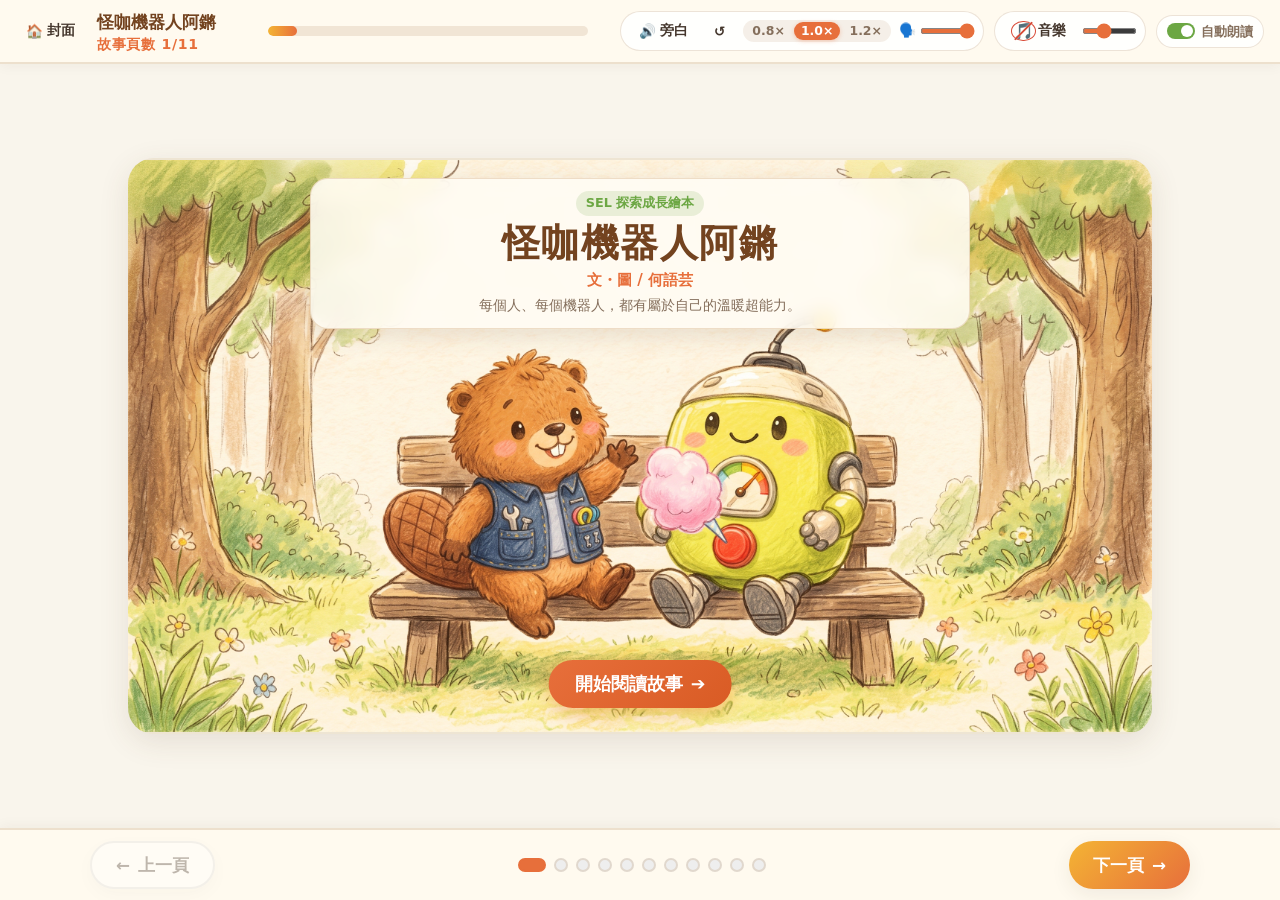
<file: index.html>
<!DOCTYPE html>
<html lang="zh-TW">
<head>
  <meta charset="UTF-8" />
  <meta name="viewport" content="width=device-width, initial-scale=1.0, maximum-scale=1.0, user-scalable=no" />
  <title>《怪咖機器人阿鏘》兒童互動式數位繪本</title>
  <meta name="description" content="《怪咖機器人阿鏘》兒童互動式數位繪本，適合國小三至四年級閱讀，探索自我接納、情緒理解與同理心陪伴。" />
  <link rel="stylesheet" href="style.css" />
</head>
<body>
  <!-- 頂部控制與進度列 -->
  <header class="app-header">
    <div class="header-left">
      <button id="home-btn" class="icon-btn" title="返回封面" aria-label="返回封面">
        <span class="btn-icon">🏠</span>
        <span class="btn-text">封面</span>
      </button>
      <div class="book-identity">
        <h1 class="book-title">怪咖機器人阿鏘</h1>
        <span id="page-indicator" class="page-indicator">故事頁數 1/11</span>
      </div>
    </div>

    <!-- 頂部進度條 -->
    <div class="header-center">
      <div class="progress-bar-container" title="閱讀進度">
        <div id="progress-bar" class="progress-bar" style="width: 9%;"></div>
      </div>
    </div>

    <!-- 頂部音訊控制群 -->
    <div class="header-right">
      <!-- 旁白語音控制與語速切換 -->
      <div class="audio-control-group narration-group">
        <button id="narration-play-btn" class="icon-btn audio-btn" title="播放 / 暫停旁白" aria-label="播放旁白">
          <span id="narration-icon" class="btn-icon">🔊</span>
          <span id="narration-text" class="btn-text">旁白</span>
        </button>
        <button id="narration-replay-btn" class="icon-btn audio-btn" title="重新播放旁白" aria-label="重新播放旁白">
          <span class="btn-icon">↺</span>
        </button>
        
        <!-- 語速切換組 (0.8x, 1.0x, 1.2x) -->
        <div class="speed-control-group" title="旁白語速調整">
          <button type="button" class="speed-btn" data-speed="0.8" aria-label="0.8倍速">0.8×</button>
          <button type="button" class="speed-btn active" data-speed="1.0" aria-label="正常語速">1.0×</button>
          <button type="button" class="speed-btn" data-speed="1.2" aria-label="1.2倍速">1.2×</button>
        </div>

        <div class="volume-box" title="旁白音量">
          <span class="vol-label">🗣️</span>
          <input type="range" id="narration-vol" class="vol-slider" min="0" max="1" step="0.05" value="1" aria-label="旁白音量" />
        </div>
      </div>

      <!-- 背景音樂控制 -->
      <div class="audio-control-group bgm-group">
        <button id="bgm-toggle-btn" class="icon-btn audio-btn" title="開關背景音樂" aria-label="開關音樂">
          <span id="bgm-icon" class="btn-icon">🎵</span>
          <span id="bgm-text" class="btn-text">音樂</span>
        </button>
        <div class="volume-box" title="音樂音量">
          <input type="range" id="bgm-vol" class="vol-slider" min="0" max="1" step="0.05" value="0.35" aria-label="音樂音量" />
        </div>
      </div>

      <!-- 自動朗讀切換 -->
      <label class="toggle-control" title="翻頁時自動播放故事旁白">
        <input type="checkbox" id="auto-narration-chk" checked />
        <span class="toggle-track"></span>
        <span class="toggle-label">自動朗讀</span>
      </label>
    </div>
  </header>

  <!-- 繪本主舞台區域 -->
  <main class="storybook-stage">
    <!-- 11 個場景容器 -->
    <div class="stage-viewport">
      
      <!-- 1. 封面 -->
      <section id="scene-0" class="scene active" data-page-index="0" data-page-title="封面">
        <div class="scene-visual-box cover-box">
          <img class="scene-img" src="assets/images/original/01封面.jpg" alt="怪咖機器人阿鏘封面 - 小宇與阿鏘坐在長椅上" />
          
          <!-- 上方天空留白區：標題與作者（不遮擋小宇與阿鏘） -->
          <div class="cover-title-box">
            <div class="cover-badge">SEL 探索成長繪本</div>
            <h1 class="cover-main-title">怪咖機器人阿鏘</h1>
            <p class="cover-author">文・圖 / 何語芸</p>
            <p class="cover-subline">每個人、每個機器人，都有屬於自己的溫暖超能力。</p>
          </div>

          <!-- 下方草皮安全區：開始閱讀按鈕 -->
          <div class="cover-action-box">
            <button id="start-reading-btn" class="btn-primary start-btn">
              <span>開始閱讀故事</span>
              <span class="btn-arrow">➔</span>
            </button>
          </div>
        </div>
      </section>

      <!-- 2. 扉頁 (序幕) -->
      <section id="scene-1" class="scene" data-page-index="1" data-page-title="序幕">
        <div class="scene-visual-box">
          <img class="scene-img" src="assets/images/processed/02 扉頁.jpg" alt="扉頁 - 小宇的工作桌與藍圖" />
          
          <!-- 扉頁互動熱區層 (精確定位：右上角舊發條、藍圖下方小扳手) -->
          <div id="flyleaf-hotspots" class="flyleaf-hotspots-layer">
            <!-- 1. 舊發條熱區 (右上角金屬螺旋發條片) -->
            <button id="hotspot-spring" class="hotspot-btn hotspot-spring" type="button" aria-label="找出舊發條" title="點擊找出：舊發條">
              <span class="hotspot-halo"></span>
              <span class="hotspot-tag">舊發條</span>
            </button>

            <!-- 2. 小扳手熱區 (藍圖正下方金屬雙頭扳手) -->
            <button id="hotspot-wrench" class="hotspot-btn hotspot-wrench" type="button" aria-label="找出小扳手" title="點擊找出：小扳手">
              <span class="hotspot-halo"></span>
              <span class="hotspot-tag">小扳手</span>
            </button>
          </div>

          <!-- 左側獨立引言與任務引導區 -->
          <div class="flyleaf-content-card">
            <div class="story-tag">序幕・喚醒舊物</div>
            <h2 class="flyleaf-quote">「送給每一個偶爾也會手忙腳亂的你。」</h2>
            <p class="flyleaf-text">擺滿各式各樣零件的工作桌上，散落著一張舊零件藍圖。<br>仔細觀察，找出讓阿鏘順利組裝與啟動的關鍵工具！</p>
            
            <!-- 扉頁任務卡片：符合中高年級 Maker 探索精神 -->
            <div class="mission-box">
              <div class="mission-header">
                <span class="mission-icon">🔍</span>
                <span class="mission-title">阿鏘還缺少關鍵零件！仔細觀察工作桌，找出組裝工具：</span>
              </div>
              
              <div class="mission-checklist">
                <div id="item-spring-status" class="mission-item">
                  <span class="check-box">⚪</span>
                  <div class="item-detail">
                    <span class="item-name">舊發條（捲起來的金屬彈簧）</span>
                    <span class="item-hint">這個捲起來的金屬零件叫作發條。猜猜看，它能怎麼幫助機械運作？</span>
                  </div>
                </div>
                <div id="item-wrench-status" class="mission-item">
                  <span class="check-box">⚪</span>
                  <div class="item-detail">
                    <span class="item-name">小扳手</span>
                    <span class="item-hint">找找看，哪個工具能用來轉動螺帽？</span>
                  </div>
                </div>
              </div>

              <!-- 完成提示訊息 -->
              <div id="flyleaf-mission-msg" class="mission-status-msg">
                請在右邊的工作桌上，點擊找出這兩樣工具。
              </div>

              <div class="mission-actions">
                <button id="reset-flyleaf-btn" class="btn-subtle reset-task-btn" type="button" title="重新尋找零件">
                  <span>重新尋找 ↺</span>
                </button>
                <button id="enter-story-btn" class="btn-primary enter-btn" type="button">
                  <span>進入故事</span>
                  <span class="btn-arrow">➔</span>
                </button>
              </div>
            </div>
          </div>
        </div>
      </section>

      <!-- 3. 故事 1/7 -->
      <section id="scene-2" class="scene" data-page-index="2" data-page-title="故事 1/7">
        <div class="scene-visual-box">
          <img class="scene-img" src="assets/images/original/0304日常.jpg" alt="故事 1/7 - 森林小學與炫光號登場" />
          <div id="defect-slot-p34" class="defect-placeholder" title="修圖預留位置：炫光號九九乘法冷光資訊卡"></div>
        </div>
        <article class="story-caption-card">
          <div class="caption-header">
            <span class="scene-theme-tag">森林小學的日常</span>
          </div>
          <p class="story-text">森林小學裡，大家都有最酷的智慧機器人。小莫的「炫光號」跑得最快，還能三秒背出九九乘法表，所有人都圍著它拍手叫好。</p>
          
          <!-- 一起想想：故事討論卡片 -->
          <div class="discussion-panel" data-scene="2">
            <button type="button" class="discussion-toggle-btn" aria-expanded="false">
              <span class="disc-icon">💡</span>
              <span class="disc-title">一起想想（故事討論與思考）</span>
              <span class="disc-arrow">▾</span>
            </button>
            <div class="discussion-content">
              <div class="disc-section">
                <h4 class="disc-subtitle">情節理解</h4>
                <p>炫光號有哪些厲害的功能？大家看到它時有什麼反應？</p>
              </div>
              <div class="disc-section">
                <h4 class="disc-subtitle">情緒與生活延伸</h4>
                <p>如果你看見身邊的同學擁有了最新、最耀眼的物品或技能，你心裡通常會有什麼感受？你會怎麼表達？</p>
              </div>
              <div class="disc-section disc-guide">
                <h4 class="disc-subtitle">親師導讀小叮嚀</h4>
                <p>引導孩子覺察「羨慕」與「比較」的心態，討論每個人擁有的特長可能不同，不必用單一標準定義自己。</p>
              </div>
            </div>
          </div>
        </article>
      </section>

      <!-- 4. 故事 2/7 -->
      <section id="scene-3" class="scene" data-page-index="3" data-page-title="故事 2/7">
        <div class="scene-visual-box">
          <img class="scene-img" src="assets/images/original/0506第一幕 - 觸發.jpg" alt="故事 2/7 - 小宇組裝阿鏘、電線接錯、麵粉噴出" />
          
          <!-- 第二互動圖層：接線、紅色按鈕與麵粉噴發 (電線引向窗戶空間，避開小宇臉孔) -->
          <div id="scene-0506-interactive-layer" class="interactive-overlay-layer">
            <!-- 1. SVG 動態電線層：自原插座引向窗戶交會處 -->
            <svg id="wire-svg" class="wire-svg-layer" viewBox="0 0 1000 562.5" preserveAspectRatio="none">
              <!-- 左側自天花板懸掛插頭引出之電線，向右側窗戶延伸，完全避開小宇臉頰 (M 375,105 Q 425,125 455,170) -->
              <path id="wire-left-path" class="wire-path" d="M 375,105 Q 425,125 455,170" />
              <!-- 右側阿鏘身側引出之電線，向左側窗戶延伸 (M 600,340 Q 545,250 485,190) -->
              <path id="wire-right-path" class="wire-path" d="M 600,340 Q 545,250 485,190" />
              <!-- 接合連通電線 (自插頭經窗戶至阿鏘) (預設隱藏) -->
              <path id="wire-connected-path" class="wire-path connected-path" d="M 375,105 Q 430,125 470,180 Q 545,250 600,340" style="display: none;" />
              <!-- 電火花特效群組 (窗戶交會處 Center: 470, 180) -->
              <g id="electric-sparks" class="sparks-group" style="display: none;">
                <circle cx="470" cy="180" r="16" fill="#fffb91" opacity="0.9" />
                <path d="M 470,157 L 474,174 L 492,176 L 476,186 L 482,204 L 468,190 L 452,198 L 462,182 L 448,170 L 466,172 Z" fill="#ffd000" />
                <path d="M 458,167 L 465,177 L 460,182 L 475,180 L 470,188 L 484,176" stroke="#4ad2ff" stroke-width="3" fill="none" />
              </g>
            </svg>

            <!-- 2. 接線熱區 (窗戶交會處：Center X: 47.0%, Y: 32.0%) -->
            <button id="hotspot-wire" class="hotspot-wire-btn" type="button" aria-label="點擊接上電線" title="點擊把電線接起來">
              <span class="wire-halo"></span>
              <span class="wire-tag">點擊接電線</span>
            </button>

            <!-- 3. 阿鏘肚子紅色開關熱區 (Center X: 69.0%, Y: 68.4%) -->
            <button id="hotspot-red-button" class="hotspot-red-switch-btn locked" type="button" aria-label="阿鏘紅色開關" title="按下紅色開關啟動阿鏘">
              <span class="red-button-halo"></span>
              <span class="red-button-indicator"></span>
              <span class="red-button-tag">紅色開關</span>
            </button>

            <!-- 4. 滋啦！電火花泡泡提示 -->
            <div id="comic-zap-bubble" class="comic-zap-bubble">滋啦！</div>

            <!-- 5. 鏘——！阿鏘誕生字體橫幅 -->
            <div id="comic-burst-banner" class="comic-burst-banner">鏘——！阿鏘誕生了！</div>

            <!-- 6. 麵粉粒子 Canvas 畫布 -->
            <canvas id="flour-canvas" class="flour-canvas"></canvas>
          </div>
        </div>

        <article class="story-caption-card">
          <div class="caption-header">
            <span class="scene-theme-tag">阿鏘誕生了！</span>
          </div>
          
          <!-- 互動任務控制與引導面板 -->
          <div class="stage-0506-task-panel">
            <div class="task-step-indicator">
              <span id="task-0506-status-icon" class="step-icon">🔌</span>
              <span id="task-0506-guide-text" class="guide-text">幫小宇把電線接起來，再按下阿鏘肚子上的紅色開關！</span>
            </div>

            <div class="task-action-row">
              <button id="reset-0506-btn" class="btn-subtle reset-0506-btn" type="button" title="重新體驗接線與噴粉">
                <span>重新體驗 ↺</span>
              </button>
              <button id="continue-0506-btn" class="btn-primary continue-0506-btn" type="button" style="display: none;">
                <span>繼續閱讀故事</span>
                <span class="btn-arrow">➔</span>
              </button>
            </div>
          </div>

          <p class="story-text">小宇買不起名牌機器人，他在倉庫翻出舊電鍋和天線，又把玉米粒、糖粉和麵粉放進去。「滋啦！」電線接錯了，阿鏘誕生了！肚子「鏘」一聲彈開，漫天白麵粉噴得小宇滿頭滿臉，變成一隻滑稽的白糖小河狸！</p>
          
          <!-- 一起想想：故事討論卡片 -->
          <div class="discussion-panel" data-scene="3">
            <button type="button" class="discussion-toggle-btn" aria-expanded="false">
              <span class="disc-icon">💡</span>
              <span class="disc-title">一起想想（故事討論與思考）</span>
              <span class="disc-arrow">▾</span>
            </button>
            <div class="discussion-content">
              <div class="disc-section">
                <h4 class="disc-subtitle">情節理解</h4>
                <p>小宇是用哪些材料組裝出阿鏘的？啟動時發生了什麼意外？</p>
              </div>
              <div class="disc-section">
                <h4 class="disc-subtitle">情緒與生活延伸</h4>
                <p>動手創作時，如果結果不如預期甚至弄得一團糟（像被麵粉噴滿頭），你會感到生氣、沮喪，還是會覺得很好笑？</p>
              </div>
              <div class="disc-section disc-guide">
                <h4 class="disc-subtitle">親師導讀小叮嚀</h4>
                <p>讓孩子理解「探索與發明中難免伴隨出糗與意外」，學習用幽默感面對小差錯，挫折也是創造的一部分。</p>
              </div>
            </div>
          </div>
        </article>
      </section>

      <!-- 5. 故事 3/7 (故事頁數 5/11) -->
      <section id="scene-4" class="scene" data-page-index="4" data-page-title="故事 3/7">
        <div class="scene-visual-box">
          <img class="scene-img" src="assets/images/processed/0708第二幕 -衝突升高.jpg" alt="故事 3/7 - 阿鏘被問數學題、緊張冒煙震動" />
          
          <!-- 第三互動圖層：點擊觸發指針劇烈晃動、水滾沸騰、冒煙震動與爆表 -->
          <div id="scene-0708-interactive-layer" class="interactive-overlay-layer">
            <!-- 1. 機身震動與熱氣高溫光暈層 -->
            <div id="achang-heat-glow" class="achang-heat-glow"></div>

            <!-- 2. 動態蒸氣白煙效果 (左排氣口 X: 24.5%, Y: 18% 與右排氣口 X: 42.0%, Y: 15%) -->
            <div id="steam-left-puff" class="steam-puff steam-left"></div>
            <div id="steam-right-puff" class="steam-puff steam-right"></div>

            <!-- 3. 動態獨立指針覆蓋層 (保留原圖色環刻度，僅疊加高擬真機械指針，軸心精準鎖定小圓點 X: 37.282%, Y: 59.831%) -->
            <div id="meter-gauge-box" class="meter-gauge-box" role="button" tabindex="0" aria-label="點擊觀察阿鏘緊張指針劇烈晃動" title="點擊觀察指針劇烈晃動">
              <svg class="meter-svg" viewBox="-50 -50 100 100">
                <defs>
                  <!-- 復古立體機械陰影 -->
                  <filter id="needle-shadow" x="-50%" y="-50%" width="200%" height="200%">
                    <feDropShadow dx="-0.8" dy="1.5" stdDeviation="1.2" flood-color="#1a1412" flood-opacity="0.5" />
                  </filter>
                  <linearGradient id="needle-bevel-left" x1="0" y1="0" x2="1" y2="0">
                    <stop offset="0%" stop-color="#4e4038" />
                    <stop offset="100%" stop-color="#261e1b" />
                  </linearGradient>
                  <linearGradient id="needle-bevel-right" x1="0" y1="0" x2="1" y2="0">
                    <stop offset="0%" stop-color="#1f1816" />
                    <stop offset="100%" stop-color="#3d322b" />
                  </linearGradient>
                </defs>

                <!-- 旋轉指針 (旋轉中心精準固定在小圓點 0, 0，預設平靜指向左側水平藍色端 -90 度) -->
                <g id="meter-needle" class="meter-needle" transform="rotate(-90)" filter="url(#needle-shadow)">
                  <!-- 針身主體：立體金屬雙斜面 (左亮右暗，針尖長度精準落在色環中間) -->
                  <path d="M 0 -37.5 L -3.2 -28 L -2 0 L 0 0 Z" fill="url(#needle-bevel-left)" />
                  <path d="M 0 -37.5 L 3.2 -28 L 2 0 L 0 0 Z" fill="url(#needle-bevel-right)" />
                  <!-- 箭頭中心稜線高光 -->
                  <line x1="0" y1="-37.5" x2="0" y2="0" stroke="#947e70" stroke-width="0.7" stroke-linecap="round" />
                  <!-- 針尾配重端 (平滑收於中心轉軸內) -->
                  <path d="M -2 0 L -1.5 4.5 L 1.5 4.5 L 2 0 Z" fill="#261e1b" />
                  <!-- 中心金屬固定軸心與同心黃銅鉚釘（精準扣在原圖小圓點上） -->
                  <circle cx="0" cy="0" r="5.2" fill="#2d2624" stroke="#4e4038" stroke-width="1.0" />
                  <circle cx="0" cy="0" r="3.2" fill="#3a302a" />
                  <circle cx="0" cy="0" r="1.6" fill="#d49e35" stroke="#f4b434" stroke-width="0.5" />
                </g>
              </svg>
            </div>

            <!-- 4. 點擊開始互動熱區按鈕 (覆蓋阿鏘肚子上的紅色圓形按鈕幾何中心 Center X: 37.85%, Y: 71.72%) -->
            <button id="hotspot-achang-belly" class="hotspot-achang-belly" type="button" aria-label="點擊阿鏘肚子上的紅色按鈕觀察指針劇烈晃動" title="點擊紅色按鈕觀察變化">
              <span class="scene-hint-halo belly-halo"></span>
              <span class="scene-hint-tag belly-tag">點擊開始觀察指針 👆</span>
            </button>

            <!-- 5. 啵嚕啵嚕！沸騰動態氣泡提示 -->
            <div id="comic-boil-bubble-left" class="comic-boil-bubble bubble-left">啵嚕啵嚕！</div>
            <div id="comic-boil-bubble-right" class="comic-boil-bubble bubble-right">啵嚕啵嚕！</div>

            <!-- 6. 爆表警示橫幅 -->
            <div id="comic-overload-banner" class="comic-burst-banner">💥 指針爆表了！阿鏘好緊張！</div>
          </div>
        </div>
        <article class="story-caption-card">
          <div class="caption-header">
            <span class="scene-theme-tag">衝突升高・好緊張</span>
          </div>

          <!-- 互動任務控制與引導面板 -->
          <div class="stage-0708-task-panel">
            <div class="task-step-indicator">
              <span id="task-0708-status-icon" class="step-icon">🧭</span>
              <span id="task-0708-guide-text" class="guide-text">點擊阿鏘肚子上的紅色按鈕或儀表，觀察指針劇烈晃動與緊張變化！</span>
            </div>

            <div class="task-action-row">
              <button id="reset-0708-btn" class="btn-subtle reset-0708-btn" type="button" title="重新觀察緊張變化">
                <span>重新觀察 ↺</span>
              </button>
              <button id="continue-0708-btn" class="btn-primary continue-0708-btn" type="button" style="display: none;">
                <span>繼續閱讀故事</span>
                <span class="btn-arrow">➔</span>
              </button>
            </div>
          </div>

          <p class="story-text">「阿鏘，算 6 乘 8 等於多少！」其他動物朋友都看著它。阿鏘好緊張，肚子開始「啵嚕啵嚕」劇烈震動，頭頂冒出陣陣白煙，指針快要爆表了！</p>
          
          <!-- 一起想想：故事討論卡片 -->
          <div class="discussion-panel" data-scene="4">
            <button type="button" class="discussion-toggle-btn" aria-expanded="false">
              <span class="disc-icon">💡</span>
              <span class="disc-title">一起想想（故事討論與思考）</span>
              <span class="disc-arrow">▾</span>
            </button>
            <div class="discussion-content">
              <div class="disc-section">
                <h4 class="disc-subtitle">情節理解</h4>
                <p>其他動物要阿鏘計算什麼題目？當阿鏘算不出來時，身體出現了哪些反應？</p>
              </div>
              <div class="disc-section">
                <h4 class="disc-subtitle">情緒與生活延伸</h4>
                <p>當大家注視著你、或是突然被問倒時，你的身體也會像阿鏘一樣發熱、心跳加速或感到發抖嗎？</p>
              </div>
              <div class="disc-section disc-guide">
                <h4 class="disc-subtitle">親師導讀小叮嚀</h4>
                <p>協助孩子認識壓力和緊張的生理反應（心跳加速、冒冷汗、臉紅），學習辨識自己的焦慮並找到深呼吸的調節方式。</p>
              </div>
            </div>
          </div>
        </article>
      </section>

      <!-- 6. 故事 4/7 (故事頁數 6/11) -->
      <section id="scene-5" class="scene" data-page-index="5" data-page-title="故事 4/7">
        <div class="scene-visual-box">
          <img class="scene-img" src="assets/images/original/0910爆笑出糗.jpg" alt="故事 4/7 - 爆米花噴出、小宇溫柔擁抱阿鏘" />

          <!-- 第四互動圖層：爆米花大爆發 (蓄力震動、鍋蓋彈跳、48顆爆米花散射、熱氣白煙) -->
          <div id="scene-0910-interactive-layer" class="interactive-overlay-layer">
            <!-- 1. 機身蓄力與爆發熱氣光暈 (覆蓋阿鏘電鍋本體 Center X: 48.0%, Y: 60.0%) -->
            <div id="achang-popcorn-glow" class="achang-popcorn-glow"></div>

            <!-- 2. 電鍋口爆破熱氣與煙霧雲團 (白煙膨脹散開) -->
            <div id="popcorn-steam-burst" class="popcorn-steam-burst">
              <span class="steam-puff puff-1" style="--dx: -15px;"></span>
              <span class="steam-puff puff-2" style="--dx: 15px;"></span>
              <span class="steam-puff puff-3" style="--dx: 0px;"></span>
            </div>

            <!-- 3. 動態彈跳電鍋蓋 (鍋蓋彈起旋轉拋擲) -->
            <div id="cooker-lid-jump" class="cooker-lid-jump">
              <svg viewBox="0 0 120 70" class="cooker-lid-svg">
                <defs>
                  <linearGradient id="lid-metal-0910" x1="0%" y1="0%" x2="0%" y2="100%">
                    <stop offset="0%" stop-color="#f0f4f8"/>
                    <stop offset="35%" stop-color="#b8c2cc"/>
                    <stop offset="70%" stop-color="#7a8794"/>
                    <stop offset="100%" stop-color="#4d5761"/>
                  </linearGradient>
                  <linearGradient id="lid-handle-0910" x1="0%" y1="0%" x2="100%" y2="0%">
                    <stop offset="0%" stop-color="#2d3339"/>
                    <stop offset="50%" stop-color="#555f69"/>
                    <stop offset="100%" stop-color="#22262a"/>
                  </linearGradient>
                  <filter id="lid-shadow-0910" x="-30%" y="-30%" width="160%" height="160%">
                    <feDropShadow dx="0" dy="4" stdDeviation="4" flood-color="#1a1412" flood-opacity="0.45" />
                  </filter>
                </defs>
                <g filter="url(#lid-shadow-0910)">
                  <!-- 提把 -->
                  <rect x="52" y="8" width="16" height="12" rx="3" fill="url(#lid-handle-0910)"/>
                  <circle cx="60" cy="8" r="5" fill="#3d444b"/>
                  <!-- 鍋蓋圓拱 -->
                  <ellipse cx="60" cy="38" rx="54" ry="24" fill="url(#lid-metal-0910)" stroke="#454e57" stroke-width="2"/>
                  <!-- 鍋蓋邊緣反光捲邊 -->
                  <ellipse cx="60" cy="40" rx="55" ry="12" fill="none" stroke="#ffffff" stroke-width="1.8" opacity="0.7"/>
                  <ellipse cx="60" cy="42" rx="56" ry="12" fill="#58636e"/>
                </g>
              </svg>
            </div>

            <!-- 4. 48 顆爆米花動態拋物線粒子容器 -->
            <div id="popcorn-particles-container" class="popcorn-particles-container"></div>

            <!-- 5. 點擊開始互動熱區按鈕 (覆蓋阿鏘電鍋本體紅色開關幾何中心 Center X: 37.22%, Y: 66.81%) -->
            <button id="hotspot-achang-cooker" class="hotspot-achang-cooker" type="button" aria-label="點擊電鍋開關，觸發爆米花大爆發" title="點擊電鍋開關觸發爆發">
              <span class="scene-hint-halo cooker-halo"></span>
              <span class="scene-hint-tag cooker-tag">點擊電鍋開關 👆</span>
            </button>
          </div>
        </div>

        <article class="story-caption-card">
          <div class="caption-header">
            <span class="scene-theme-tag">爆笑出糗・接納的擁抱</span>
          </div>

          <!-- 互動任務控制與引導面板 -->
          <div class="stage-0910-task-panel">
            <div class="task-step-indicator">
              <span id="task-0910-status-icon" class="step-icon">🍿</span>
              <span id="task-0910-guide-text" class="guide-text">點擊阿鏘的電鍋開關，觸發爆米花大爆發！</span>
            </div>

            <div class="task-action-row">
              <button id="reset-0910-btn" class="btn-subtle reset-0910-btn" type="button" title="重新播放爆米花爆發動畫" style="display: none;">
                <span>重新爆發 ↺</span>
              </button>
              <button id="continue-0910-btn" class="btn-primary continue-0910-btn" type="button" style="display: none;">
                <span>繼續閱讀故事</span>
                <span class="btn-arrow">➔</span>
              </button>
            </div>
          </div>
          <p class="story-text">「鏘——！」一聲巨響，阿鏘肚子裡的玉米粒炸成 48 顆爆米花，像下雨一樣落在大家頭上！大家忍不住哈哈大笑。小宇的臉悄悄紅透了，卻沒有責怪阿鏘，只是輕輕抱住它：「沒關係……你只是太緊張了，對不對？」</p>
          
          <!-- 一起想想：故事討論卡片 -->
          <div class="discussion-panel" data-scene="5">
            <button type="button" class="discussion-toggle-btn" aria-expanded="false">
              <span class="disc-icon">💡</span>
              <span class="disc-title">一起想想（故事討論與思考）</span>
              <span class="disc-arrow">▾</span>
            </button>
            <div class="discussion-content">
              <div class="disc-section">
                <h4 class="disc-subtitle">情節理解</h4>
                <p>阿鏘最後沒有算出答案，反而噴出了什麼？小宇在出糗之後，對阿鏘做了什麼舉動？</p>
              </div>
              <div class="disc-section">
                <h4 class="disc-subtitle">情緒與生活延伸</h4>
                <p>如果你的好朋友在全班面前出糗了，你會跟著起鬨嘲笑，還是給他一個安慰與擁抱？</p>
              </div>
              <div class="disc-section disc-guide">
                <h4 class="disc-subtitle">親師導讀小叮嚀</h4>
                <p>強調同理心與「心理安全感」的重要性：真正的朋友是在挫折與出糗時，願意接納並說一聲「沒關係」的人。</p>
              </div>
            </div>
          </div>
        </article>
      </section>

      <!-- 7. 故事 5/7 (故事 09–10 頁：第三幕：意外轉折) -->
      <section id="scene-6" class="scene" data-page-index="6" data-page-title="故事 5/7">
        <div class="scene-visual-box">
          <img class="scene-img" src="assets/images/processed/1112第三幕：意外轉折.jpg" alt="故事 5/7 - 大寶考 58 分哭泣、小莫好心帶炫光號來幫忙、阿鏘擔憂地看著大寶" />

          <!-- 互動覆蓋層 -->
          <div class="interactive-overlay-layer scene-1112-overlay" id="scene-1112-overlay">
            
            <!-- 1. 考卷分數熱區 (Center: X=45.9%, Y=89.3%) -->
            <button id="hotspot-exam-paper" class="hotspot-item hotspot-exam-paper" type="button" aria-label="點擊觀察考卷上的分數" title="點擊觀察考卷分數">
              <span class="scene-hint-halo exam-halo"></span>
              <span class="scene-hint-tag exam-tag">分數 👇</span>
            </button>
            <!-- 考卷情境觀察卡片 (位於考卷上方，絕不遮住考卷 58 分與文字) -->
            <div class="observation-bubble exam-bubble" id="bubble-exam" style="display: none;">
              <div class="bubble-header">
                <span class="bubble-badge score-badge">分數</span>
                <button type="button" class="bubble-close-btn" data-target="bubble-exam" aria-label="關閉提示">✕</button>
              </div>
              <p class="bubble-text">這次考試，大寶只得到 58 分，和自己原本期待的成績有些落差。</p>
            </div>

            <!-- 2. 大寶表情觀察熱區 (Center: X=31.0%, Y=49.5%) -->
            <button id="hotspot-dabao-cry" class="hotspot-item hotspot-dabao-cry" type="button" aria-label="點擊觀察大寶的表情與情緒" title="點擊觀察大寶的表情">
              <span class="scene-hint-halo dabao-halo"></span>
              <span class="scene-hint-tag dabao-tag">觀察大寶表情 👆</span>
            </button>
            <!-- 大寶情緒觀察卡片 (位於大寶左下方，不遮擋大寶臉部) -->
            <div class="observation-bubble dabao-bubble" id="bubble-dabao" style="display: none;">
              <div class="bubble-header">
                <span class="bubble-badge feeling-badge">難過與挫折 💧</span>
                <button type="button" class="bubble-close-btn" data-target="bubble-dabao" aria-label="關閉提示">✕</button>
              </div>
              <p class="bubble-text">仔細看看大寶的表情，你覺得他現在可能有什麼感受？他躲在樹下、把臉埋在手心裡哭泣，感到非常失望與難過。</p>
            </div>

            <!-- 3. 小宇與阿鏘共同觀察熱區 (Center: X=81.0%, Y=60.5%) -->
            <button id="hotspot-friends-concern" class="hotspot-item hotspot-friends-concern" type="button" aria-label="看看小宇和阿鏘的反應" title="看看小宇和阿鏘的反應">
              <span class="scene-hint-halo friends-halo"></span>
              <span class="scene-hint-tag friends-tag">看看小宇和阿鏘的反應 👆</span>
            </button>
            <!-- 小宇與阿鏘共同觀察卡片 (位於右上森林枝葉區，絕不遮擋兩人五官與表情) -->
            <div class="observation-bubble friends-bubble" id="bubble-friends" style="display: none;">
              <div class="bubble-header">
                <span class="bubble-badge care-badge">關心與同理 🌿</span>
                <button type="button" class="bubble-close-btn" data-target="bubble-friends" aria-label="關閉提示">✕</button>
              </div>
              <p class="bubble-text"><strong>小宇和阿鏘注意到大寶哭得很傷心。</strong><br>仔細看看他們的表情，你覺得他們現在在想什麼？</p>
            </div>

          </div>
        </div>

        <article class="story-caption-card">
          <div class="caption-header">
            <span class="scene-theme-tag">意外轉折・大寶的眼淚</span>
          </div>

          <!-- 互動任務與引導陪伴區 -->
          <div class="stage-1112-task-panel" id="task-panel-1112">
            <div class="task-status-row">
              <div class="task-step-indicator">
                <span class="step-icon" id="step-icon-1112">🔍</span>
                <span class="guide-text" id="guide-text-1112">請點擊畫面中的「分數」、「大寶」與「小宇和阿鏘」進行觀察...</span>
              </div>
              <div class="task-action-row">
                <button type="button" class="btn-subtle reset-1112-btn" id="reset-1112-btn" title="重新開始本場景觀察與選擇">
                  <span>重新觀察 ↺</span>
                </button>
              </div>
            </div>
            
            <!-- 觀察完成後展開的引導陪伴選擇卡片 -->
            <div class="companion-choice-container" id="companion-choice-container" style="display: none;">
              <h4 class="choice-title">💡 如果你的朋友因為考試成績不理想而難過，你會怎麼陪伴他？</h4>
              <div class="choice-btn-group">
                <button type="button" class="companion-btn" data-choice="A">
                  <span class="choice-tag">方式 A</span>
                  <span class="choice-text">先聽聽他怎麼想。</span>
                </button>
                <button type="button" class="companion-btn" data-choice="B">
                  <span class="choice-tag">方式 B</span>
                  <span class="choice-text">陪在他身邊，讓他知道有人關心。</span>
                </button>
                <button type="button" class="companion-btn" data-choice="C">
                  <span class="choice-tag">方式 C</span>
                  <span class="choice-text">等他心情平靜後，再一起想想可以怎麼做。</span>
                </button>
              </div>
              <div class="choice-feedback-box" id="choice-feedback-box" style="display: none;">
                <span class="feedback-icon">✨</span>
                <p class="feedback-text" id="feedback-text"></p>
              </div>
            </div>
          </div>

          <p class="story-text">大寶躲在樹下哭得全身發抖，數學考了 58 分。小莫好心帶炫光號來幫忙，但空中跳出的密密麻麻紅字算式與倒數計時，反而讓大寶壓力更大，哭得更傷心了。</p>

          <!-- 一起想想：故事討論卡片 -->
          <div class="discussion-panel" data-scene="6">
            <button type="button" class="discussion-toggle-btn" aria-expanded="false">
              <span class="disc-icon">💡</span>
              <span class="disc-title">一起想想（親子共讀與班級討論）</span>
              <span class="disc-arrow">▾</span>
            </button>
            <div class="discussion-content">
              <div class="disc-section">
                <h4 class="disc-subtitle">問題一</h4>
                <p>如果你是大寶的朋友，你會對他說什麼？</p>
              </div>
              <div class="disc-section">
                <h4 class="disc-subtitle">問題二</h4>
                <p>你有沒有曾經很努力，卻沒有得到預期結果的經驗？</p>
              </div>
              <div class="disc-section disc-guide">
                <h4 class="disc-subtitle">親師導讀小叮嚀</h4>
                <p>在朋友難過時，不急著指導或講大道理，先安頓情緒、同理感受，往往是最有力量的陪伴。</p>
              </div>
            </div>
          </div>
        </article>
      </section>

      <!-- 8. 故事 6/7 -->
      <section id="scene-7" class="scene" data-page-index="7" data-page-title="故事 6/7">
        <div class="scene-visual-box">
          <img class="scene-img" src="assets/images/original/1314第三幕：高潮與主動化解.jpg" alt="故事 6/7 - 小宇按下開關、阿鏘吐出笑臉棉花糖撫慰大寶" />

          <!-- 互動覆蓋層：阿鏘暖心開關與棉花糖魔法 -->
          <div class="interactive-overlay-layer scene-1314-overlay" id="scene-1314-overlay">
            
            <!-- 1. 阿鏘胸前暖金光芒層 -->
            <div class="achang-heart-glow" id="achang-heart-glow"></div>

            <!-- 2. 鍋口飄出的彩虹糖粉光霧流動 SVG -->
            <svg class="magic-stream-svg" id="magic-stream-svg" viewBox="0 0 100 100" preserveAspectRatio="none">
              <defs>
                <linearGradient id="rainbow-stream-grad" x1="0%" y1="100%" x2="50%" y2="0%">
                  <stop offset="0%" stop-color="#ffe600" stop-opacity="0.8"/>
                  <stop offset="30%" stop-color="#ff7eb3" stop-opacity="0.85"/>
                  <stop offset="70%" stop-color="#7afcff" stop-opacity="0.75"/>
                  <stop offset="100%" stop-color="#fffb96" stop-opacity="0.9"/>
                </linearGradient>
                <filter id="stream-glow" x="-20%" y="-20%" width="140%" height="140%">
                  <feGaussianBlur stdDeviation="3" result="blur"/>
                  <feComposite in="SourceGraphic" in2="blur" operator="over"/>
                </filter>
              </defs>
              <path class="stream-line line-1" d="M 45 95 C 40 70, 30 45, 48 10" stroke="url(#rainbow-stream-grad)" stroke-width="4" fill="none" filter="url(#stream-glow)"/>
              <path class="stream-line line-2" d="M 52 95 C 60 75, 45 40, 56 12" stroke="url(#rainbow-stream-grad)" stroke-width="3" fill="none" filter="url(#stream-glow)"/>
              <path class="stream-line line-3" d="M 48 98 C 42 80, 52 50, 40 18" stroke="#ffffff" stroke-width="2" fill="none" opacity="0.8"/>
            </svg>

            <!-- 3. 棉花糖微光光暈與星光集群 -->
            <div class="marshmallow-magic-aura" id="marshmallow-magic-aura">
              <div class="cloud-shimmer-ring"></div>
            </div>

            <!-- 4. 棉花糖魔法粒子畫布 (Canvas) -->
            <canvas id="marshmallow-canvas" class="marshmallow-canvas"></canvas>

            <!-- 5. 點擊開始互動熱區：阿鏘電鍋紅色按鍵 (Center: X=47.24%, Y=75.52%) -->
            <button id="hotspot-achang-heart" class="hotspot-item hotspot-achang-heart" type="button" aria-label="點擊阿鏘紅色開關，啟動暖心魔法" title="輕按紅色開關啟動魔法">
              <span class="scene-hint-halo heart-halo"></span>
              <span class="scene-hint-tag heart-tag">輕按紅色開關 👆</span>
            </button>
          </div>
        </div>

        <article class="story-caption-card">
          <div class="caption-header">
            <span class="scene-theme-tag">高潮與化解・溫暖的棉花糖</span>
          </div>

          <!-- 互動任務控制與引導面板 -->
          <div class="stage-1314-task-panel" id="task-panel-1314">
            <div class="task-status-row">
              <div class="task-step-indicator">
                <span class="step-icon" id="step-icon-1314">✨</span>
                <span class="guide-text" id="guide-text-1314">小宇走上前，牽著阿鏘……請點擊阿鏘肚子上的紅色開關，啟動暖心魔法！</span>
              </div>
              <div class="task-action-row">
                <button type="button" class="btn-subtle reset-1314-btn" id="reset-1314-btn" style="display: none;" title="重新觀看棉花糖魔法">
                  <span>重新觀看 ↺</span>
                </button>
              </div>
            </div>
            <!-- 魔法完成後呈現的溫暖回饋卡 -->
            <div class="warmth-feedback-box" id="warmth-feedback-box" style="display: none;">
              <span class="feedback-icon">💖</span>
              <p class="feedback-text">有時候，一個溫暖的小行動，就能讓別人的心情慢慢改變。</p>
            </div>
          </div>

          <p class="story-text">小宇想起剛才出糗的自己，牽著阿鏘走上前，輕輕按下紅色開關。阿鏘胸前亮起暖金黃光芒，一聲清脆的「叮」，飄出彩色糖粉與一朵笑臉棉花糖。大寶咬了一口，眼淚瞬間變成笑容。</p>
          
          <!-- 一起想想：故事討論卡片 -->
          <div class="discussion-panel" data-scene="7">
            <button type="button" class="discussion-toggle-btn" aria-expanded="false">
              <span class="disc-icon">💡</span>
              <span class="disc-title">一起想想（親子共讀與班級討論）</span>
              <span class="disc-arrow">▾</span>
            </button>
            <div class="discussion-content">
              <div class="disc-section">
                <h4 class="disc-subtitle">問題一</h4>
                <p>你覺得阿鏘為什麼想主動幫助大寶？</p>
              </div>
              <div class="disc-section">
                <h4 class="disc-subtitle">問題二</h4>
                <p>當朋友心情不好時，除了說安慰的話，你還能做些什麼？</p>
              </div>
              <div class="disc-section disc-guide">
                <h4 class="disc-subtitle">親師導讀小叮嚀</h4>
                <p>真正的陪伴不一定需要長篇大論，一個發自內心的溫暖小行動（如分享點心、默默守候），往往能為朋友帶來最深層的情緒撫慰。</p>
              </div>
            </div>
          </div>
        </article>
      </section>

      <!-- 9. 故事 7/7 -->
      <section id="scene-8" class="scene" data-page-index="8" data-page-title="故事 7/7">
        <div class="scene-visual-box">
          <img class="scene-img" src="assets/images/original/1516第三幕：收尾共鳴.jpg" alt="故事 7/7 - 夕陽下分享小蛋糕、每個人都有超能力" />

          <!-- 第七互動圖層：收尾共鳴・溫暖自由探索 -->
          <div class="interactive-overlay-layer scene-1516-overlay" id="scene-1516-overlay">
            
            <!-- 1. 阿鏘的小蛋糕溫暖微光層 -->
            <div class="cupcake-warm-glow" id="cupcake-warm-glow"></div>

            <!-- 2. 探索熱區 1：阿鏘的小蛋糕與阿鏘本體 (Center: X=47.8%, Y=84.0%) -->
            <button id="hotspot-cupcakes" class="hotspot-item hotspot-cupcakes" type="button" aria-label="點擊阿鏘的小蛋糕，感受溫暖香氣" title="品嚐小蛋糕">
              <span class="scene-hint-halo cupcake-halo"></span>
              <span class="scene-hint-tag cupcake-tag">品嚐小蛋糕 🧁</span>
            </button>

            <!-- 3. 探索熱區 2：大寶幸福吃蛋糕 (Center: X=31.0%, Y=57.0%) -->
            <button id="hotspot-dabao-smile" class="hotspot-item hotspot-dabao-smile" type="button" aria-label="看看大寶開心的笑容" title="大寶的安慰點心">
              <span class="scene-hint-halo dabao-halo"></span>
              <span class="scene-hint-tag dabao-tag">看看大寶 👆</span>
            </button>

            <!-- 4. 探索熱區 3：小宇與阿鏘溫暖牽手 (Center: X=56.0%, Y=70.0%) -->
            <button id="hotspot-hands-together" class="hotspot-item hotspot-hands-together" type="button" aria-label="看看小宇與阿鏘牽手" title="溫暖牽手">
              <span class="scene-hint-halo hands-halo"></span>
              <span class="scene-hint-tag hands-tag">溫暖牽手 🤝</span>
            </button>

            <!-- 5. 探索熱區 4 與 5：炫光號與小莫開心陪伴 (雙熱區框：炫光號 + 小莫，中間置放提示標籤) -->
            <button id="hotspot-mo-xuangguang" class="hotspot-item hotspot-mo-xuangguang" type="button" aria-label="看看炫光號" title="炫光號">
              <span class="scene-hint-halo friends-halo"></span>
            </button>
            <button id="hotspot-xiaomo" class="hotspot-item hotspot-xiaomo" type="button" aria-label="看看小莫" title="小莫">
              <span class="scene-hint-halo friends-halo"></span>
            </button>
            <div id="friends-tag-shared" class="scene-hint-tag friends-shared-tag" role="button" tabindex="0" aria-label="炫光號與小莫提示標籤">炫光號與小莫 ✨</div>

            <!-- 探索對話氣泡卡片 (預設隱藏，點擊對應熱區展開，含 ✕ 關閉按鈕，絕不遮擋重要角色臉部) -->
            <!-- 氣泡 1：小蛋糕 -->
            <div class="observation-bubble cupcake-bubble" id="bubble-cupcakes" style="display: none;">
              <div class="bubble-header">
                <span class="bubble-badge care-badge">草莓香氣與溫暖 🧁</span>
                <button type="button" class="bubble-close-btn" data-target="bubble-cupcakes" aria-label="關閉提示">✕</button>
              </div>
              <p class="bubble-text"><strong>阿鏘端出剛出爐的小巧彩色蛋糕！</strong><br>冒著暖暖香甜的草莓熱氣，融化了大家的心情。</p>
            </div>

            <!-- 氣泡 2：大寶 -->
            <div class="observation-bubble dabao-1516-bubble" id="bubble-dabao-1516" style="display: none;">
              <div class="bubble-header">
                <span class="bubble-badge warm-badge">最棒的安慰點心 🍯</span>
                <button type="button" class="bubble-close-btn" data-target="bubble-dabao-1516" aria-label="關閉提示">✕</button>
              </div>
              <p class="bubble-text"><strong>大寶吸吸鼻子，眼淚變成了笑容：</strong><br>「這是我吃過最棒的 58 分安慰點心！」</p>
            </div>

            <!-- 氣泡 3：牽手 -->
            <div class="observation-bubble hands-1516-bubble" id="bubble-hands-1516" style="display: none;">
              <div class="bubble-header">
                <span class="bubble-badge gold-badge">我們的超能力 🤝</span>
                <button type="button" class="bubble-close-btn" data-target="bubble-hands-1516" aria-label="關閉提示">✕</button>
              </div>
              <p class="bubble-text"><strong>小宇緊緊牽著阿鏘的手：</strong><br>原來每個人、每個機器人，都有屬於自己的特別超能力！</p>
            </div>

            <!-- 氣泡 4：炫光號與小莫 -->
            <div class="observation-bubble friends-1516-bubble" id="bubble-friends-1516" style="display: none;">
              <div class="bubble-header">
                <span class="bubble-badge joy-badge">溫暖的友誼 🎶</span>
                <button type="button" class="bubble-close-btn" data-target="bubble-friends-1516" aria-label="關閉提示">✕</button>
              </div>
              <p class="bubble-text"><strong>炫光號螢幕跳出大大的笑臉：</strong><br>小莫也開心地笑著，黃昏的森林裡充滿了朋友的笑聲！</p>
            </div>

          </div>
        </div>
        <article class="story-caption-card">
          <div class="caption-header">
            <span class="scene-theme-tag">收尾共鳴・我們的超能力</span>
          </div>

          <!-- 互動任務控制與引導面板 -->
          <div class="stage-1516-task-panel" id="task-panel-1516">
            <div class="task-status-row">
              <div class="task-step-indicator">
                <span class="step-icon" id="step-icon-1516">🌅</span>
                <span class="guide-text" id="guide-text-1516">夕陽灑在森林裡……點擊畫面中的角色或小蛋糕，感受大家溫暖的友誼～</span>
              </div>
              <div class="task-action-row">
                <button type="button" class="btn-subtle reset-1516-btn" id="reset-1516-btn" style="display: none;" title="重置畫面提示">
                  <span>重新探索 ↺</span>
                </button>
              </div>
            </div>
          </div>

          <p class="story-text">夕陽下，大寶、小莫和小宇一起分享阿鏘做的小蛋糕。大寶吸吸鼻子：「這是我吃過最棒的 58 分安慰點心！」小宇握緊阿鏘的手。原來每個人、每個機器人，都有屬於自己的超能力。</p>
          
          <!-- 一起想想：故事討論卡片 -->
          <div class="discussion-panel" data-scene="8">
            <button type="button" class="discussion-toggle-btn" aria-expanded="false">
              <span class="disc-icon">💡</span>
              <span class="disc-title">一起想想（親子共讀與教學討論）</span>
              <span class="disc-arrow">▾</span>
            </button>
            <div class="discussion-content">
              <div class="disc-section">
                <h4 class="disc-subtitle">問題一</h4>
                <p>你覺得阿鏘有哪些特別的地方？這些特點帶來了什麼幫助？</p>
              </div>
              <div class="disc-section">
                <h4 class="disc-subtitle">問題二</h4>
                <p>如果班上有一位和大家不太一樣的同學，你會如何認識他、和他相處？</p>
              </div>
              <div class="disc-section">
                <h4 class="disc-subtitle">問題三</h4>
                <p>故事中哪個地方讓你印象最深刻？為什麼？</p>
              </div>
              <div class="disc-section disc-guide">
                <h4 class="disc-subtitle">親師導讀小叮嚀</h4>
                <p>引導孩子體會自我接納與多元價值：不必和別人一模一樣，接納自己的不完美，懂得同理與主動關懷，每個人都能成為重要的存在。</p>
              </div>
            </div>
          </div>
        </article>
      </section>

      <!-- 10. 封底 (親子聊聊看) -->
      <section id="scene-9" class="scene backcover-scene" data-page-index="9" data-page-title="親子聊聊看">
        <div class="scene-visual-box backcover-visual-box">
          <img class="scene-img backcover-img" src="assets/images/original/封底.jpg" alt="怪咖機器人阿鏘封底 - 親子聊聊看與阿鏘" />
        </div>
      </section>

      <!-- 11. 感謝閱讀畫面 (結語) -->
      <section id="scene-10" class="scene" data-page-index="10" data-page-title="結語">
        <div class="thank-you-stage">
          <div class="thank-you-card">
            <div class="thank-badge">故事結語</div>
            <h2 class="thank-title">謝謝你和阿鏘一起完成了這段旅程</h2>
            <p class="thank-desc">阿鏘偶爾也會出糗，露出靦腆又可愛的一面，<br>但也懂得在朋友難過時給予溫柔的陪伴。<br>每一個人、每一個機器人，都是獨一無二的奇蹟！</p>
            <div class="credits-box">
              <p>《怪咖機器人阿鏘》互動式數位繪本</p>
              <p>故事 / 繪圖：何語芸</p>
              <p>教學主題：同理心陪伴</p>
            </div>
            <div class="thank-actions">
              <button id="restart-book-btn" class="btn-primary restart-btn">
                <span>重新閱讀故事 ↺</span>
              </button>
            </div>
          </div>
        </div>
      </section>

    </div>
  </main>

  <!-- 底部翻頁與導覽列 -->
  <footer class="app-footer">
    <div class="nav-controls">
      <button id="prev-page-btn" class="nav-btn prev-btn" aria-label="上一頁">
        <span class="arrow-icon">←</span>
        <span>上一頁</span>
      </button>

      <!-- 頁碼導覽點 -->
      <nav id="page-dots" class="page-dots" aria-label="頁面跳轉導覽"></nav>

      <button id="next-page-btn" class="nav-btn next-btn" aria-label="下一頁">
        <span>下一頁</span>
        <span class="arrow-icon">→</span>
      </button>
    </div>
  </footer>

  <!-- 原生音訊播放器元件（隱藏） -->
  <audio id="bgm-audio" src="assets/audio/music/背景音樂.mp3" loop preload="auto"></audio>
  <audio id="narration-audio" preload="auto"></audio>

  <script src="script.js"></script>
</body>
</html>
</file>
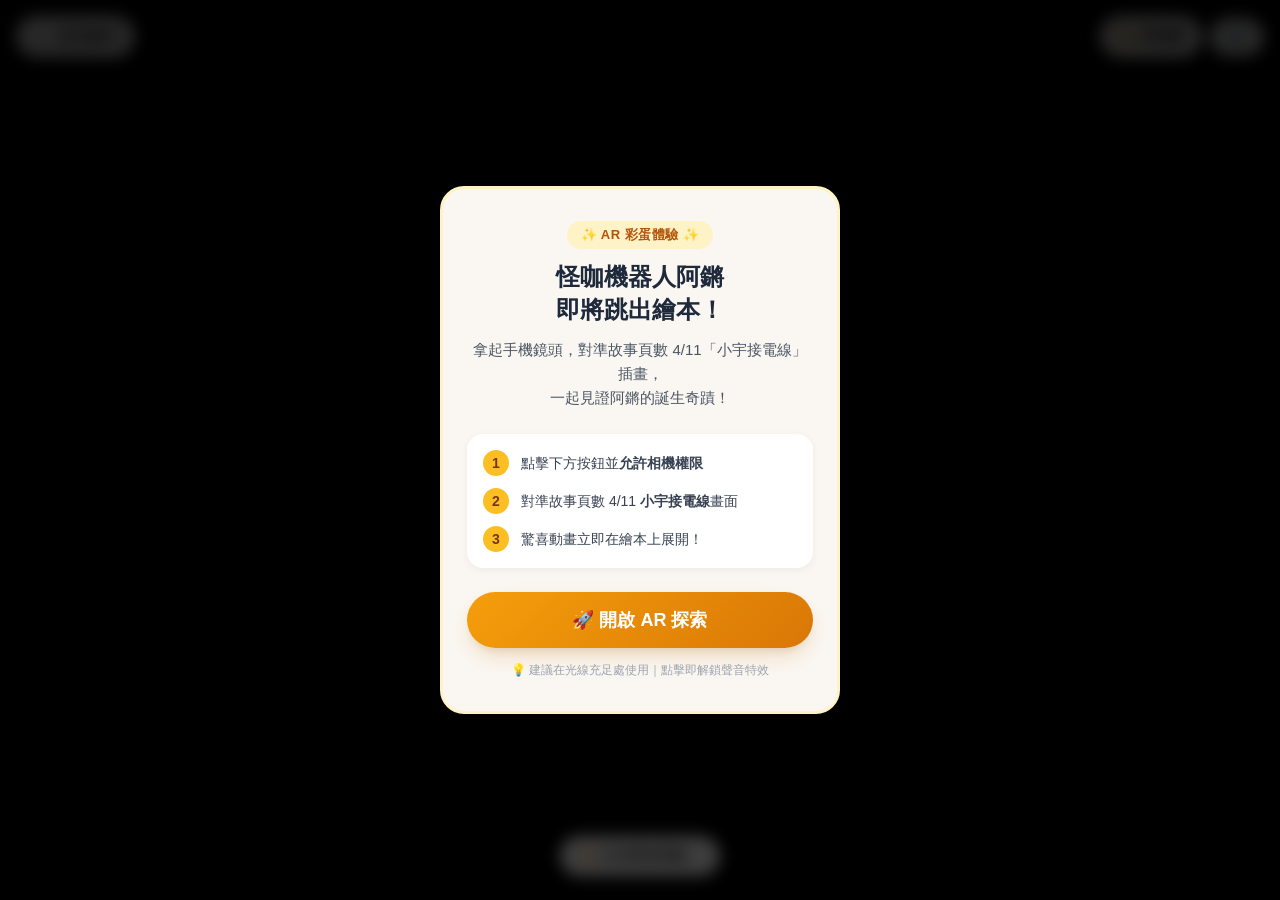
<file: ar-easter-egg/index.html>
<!DOCTYPE html>
<html lang="zh-TW">
<head>
  <meta charset="UTF-8">
  <meta name="viewport" content="width=device-width, initial-scale=1.0, maximum-scale=1.0, user-scalable=no, viewport-fit=cover">
  <title>《怪咖機器人阿鏘》AR 彩蛋 - 阿鏘誕生</title>

  <!-- Local A-Frame & MindAR Libraries (Offline & Self-Contained) -->
  <script src="./assets/libs/aframe.min.js"></script>
  <script src="./assets/libs/mindar-image.prod.js"></script>
  <script src="./assets/libs/mindar-image-aframe.prod.js"></script>

  <link rel="stylesheet" href="./style.css">
</head>
<body>
  <!-- AR 3D Scene Layer -->
  <div id="ar-container">
    <a-scene
      id="ar-scene"
      mindar-image="imageTargetSrc: ./targets/achang.mind; autoStart: false; filterMinCF: 0.0005; filterBeta: 1000; missTolerance: 5; warmupTolerance: 3; uiLoading: no; uiScanning: no; uiError: no"
      color-space="sRGB"
      renderer="colorManagement: true, physicallyCorrectLights"
      vr-mode-ui="enabled: false"
      device-orientation-permission-ui="enabled: false">

      <a-camera position="0 0 0" look-controls="enabled: false"></a-camera>

      <a-entity mindar-image-target="targetIndex: 0" id="ar-target">
        <!-- 1. Electric Sparks Plane (Appears at wire junction: 0.0s - 0.8s) -->
        <a-image
          id="ar-sparkle"
          src="./assets/images/sparkle.png"
          position="0.04 -0.07 0.02"
          width="0.22"
          height="0.22"
          visible="false">
        </a-image>

        <!-- 2. Pre-leap Chest Gauge Glow on Book Illustration (0.8s - 1.8s) -->
        <a-image
          id="ar-book-glow"
          src="./assets/images/gauge_glow_enhanced.png"
          position="0.195 -0.043 0.025"
          width="0.13"
          height="0.13"
          visible="false">
        </a-image>

        <!-- 3. Pre-leap Antenna Wobble on Book Illustration (1.4s - 1.8s) -->
        <a-entity id="ar-book-antenna-pivot" position="0.185 0.076 0.025" visible="false">
          <a-image
            id="ar-book-antenna"
            src="./assets/images/achang_antenna.png"
            width="0.101"
            height="0.063"
            position="0.0283 0.0283 0">
          </a-image>
        </a-entity>

        <!-- 4. Achang Main Entity (Leaps from z: 0.01 to z: 0.08 at 1.8s) -->
        <a-entity id="ar-achang" position="0.22 -0.03 0.01" visible="false">
          <!-- 4a. Achang Body (without antenna) -->
          <a-image
            id="ar-achang-body"
            src="./assets/images/achang_body.png"
            position="0 0 0"
            width="0.38"
            height="0.351">
          </a-image>

          <!-- 4b. Independent Antenna with Pivot at base collar -->
          <a-entity id="ar-antenna-pivot" position="-0.0093 0.1193 0.005">
            <a-image
              id="ar-achang-antenna"
              src="./assets/images/achang_antenna.png"
              position="0.0283 0.0283 0"
              width="0.101"
              height="0.063">
            </a-image>
          </a-entity>

          <!-- 4c. Chest Gauge Golden Glow (Clearly in front of body at z: +0.015) -->
          <a-image
            id="ar-glow"
            src="./assets/images/gauge_glow_enhanced.png"
            position="0.0194 -0.0324 0.015"
            width="0.14"
            height="0.14"
            visible="false">
          </a-image>
        </a-entity>

        <!-- 5. Popcorn Burst Multi-Particle Group (4.2s - 5.6s, in foreground Z = 0.12) -->
        <a-entity id="ar-popcorn-group" position="0.22 0.06 0.12" visible="false">
          <a-image id="popcorn-p1" src="./assets/images/popcorn_1.png" width="0.12" height="0.12" position="0 0 0"></a-image>
          <a-image id="popcorn-p2" src="./assets/images/popcorn_2.png" width="0.09" height="0.084" position="0 0 0"></a-image>
          <a-image id="popcorn-p3" src="./assets/images/popcorn_3.png" width="0.09" height="0.08" position="0 0 0"></a-image>
          <a-image id="popcorn-p4" src="./assets/images/popcorn_4.png" width="0.08" height="0.08" position="0 0 0"></a-image>
          <a-image id="popcorn-p5" src="./assets/images/popcorn_5.png" width="0.08" height="0.08" position="0 0 0"></a-image>
        </a-entity>

        <!-- 6. Dialogue Bubble: 「你好呀！我就是阿鏘！」 (2.6s+, in foreground Z = 0.14) -->
        <a-image
          id="ar-bubble"
          src="./assets/images/bubble.png"
          position="0.24 0.23 0.14"
          width="0.34"
          height="0.17"
          visible="false">
        </a-image>
      </a-entity>
    </a-scene>
  </div>

  <!-- UI Overlay Layer -->
  <div id="ui-layer">
    <!-- Top Navigation Bar -->
    <header id="top-bar">
      <button id="btn-back" class="nav-btn" aria-label="返回繪本" title="返回繪本">
        <span class="icon">📖</span>
        <span class="text">返回繪本</span>
      </button>

      <div class="top-controls">
        <button id="btn-preview-toggle" class="control-btn" aria-label="查看辨識圖片" title="查看辨識圖片">
          <span>🖼️ 辨識圖</span>
        </button>
        <button id="btn-audio-toggle" class="control-btn" aria-label="音效開關（目前為開啟）" title="開啟／關閉音效" type="button" aria-pressed="false">
          <span id="audio-icon">🔊</span>
        </button>
      </div>
    </header>

    <!-- Scanning Reticle / Viewfinder Frame -->
    <div id="scanning-viewfinder" class="active">
      <div class="viewfinder-box">
        <div class="corner tl"></div>
        <div class="corner tr"></div>
        <div class="corner bl"></div>
        <div class="corner br"></div>
        <div class="scan-laser"></div>
      </div>
      <p class="scan-hint">請將鏡頭對準故事頁數 4/11<br><strong>「小宇接電線・阿鏘誕生」</strong>插畫</p>
    </div>

    <!-- Live Status Pill (Bottom) -->
    <div id="status-pill" class="searching">
      <span class="status-dot"></span>
      <span id="status-text">正在尋找阿鏘...</span>
    </div>

    <!-- Replay Floating Button -->
    <button id="btn-replay" class="replay-btn hidden" aria-label="再看一次">
      <span class="replay-icon">🔄</span>
      <span>再看一次阿鏘誕生！</span>
    </button>
  </div>

  <!-- Modal 1: Welcome & Audio/Camera Permission Overlay -->
  <div id="modal-welcome" class="modal-backdrop">
    <div class="modal-card">
      <div class="modal-badge">✨ AR 彩蛋體驗 ✨</div>
      <h1 class="modal-title">怪咖機器人阿鏘<br>即將跳出繪本！</h1>
      <p class="modal-desc">
        拿起手機鏡頭，對準故事頁數 4/11「小宇接電線」插畫，<br>
        一起見證阿鏘的誕生奇蹟！
      </p>

      <div class="instruction-steps">
        <div class="step-item">
          <span class="step-num">1</span>
          <span class="step-text">點擊下方按鈕並<strong>允許相機權限</strong></span>
        </div>
        <div class="step-item">
          <span class="step-num">2</span>
          <span class="step-text">對準故事頁數 4/11 <strong>小宇接電線</strong>畫面</span>
        </div>
        <div class="step-item">
          <span class="step-num">3</span>
          <span class="step-text">驚喜動畫立即在繪本上展開！</span>
        </div>
      </div>

      <button id="btn-start-ar" class="start-btn">
        <span>🚀 開啟 AR 探索</span>
      </button>

      <div class="modal-footnote">
        💡 建議在光線充足處使用｜點擊即解鎖聲音特效
      </div>
    </div>
  </div>

  <!-- Modal 2: Target Image Card Modal (For single device / on-screen testing) -->
  <div id="modal-preview" class="modal-backdrop hidden">
    <div class="modal-card preview-card">
      <div class="preview-header">
        <h3>📷 辨識目標範例圖</h3>
        <button id="btn-close-preview" class="close-x-btn">✕</button>
      </div>
      <div class="preview-img-wrap">
        <img src="./assets/images/target_preview.jpg" alt="故事頁數 4/11 小宇接電線 目標圖" class="preview-img">
      </div>
      <p class="preview-tip">
        <strong>提示：</strong>可使用另一台手機或平板掃描上方畫面，或將鏡頭對準電腦螢幕／列印本。
      </p>
    </div>
  </div>

  <!-- Modal 3: Error / Permission Denied Modal -->
  <div id="modal-error" class="modal-backdrop hidden">
    <div class="modal-card error-card">
      <div class="error-icon">⚠️</div>
      <h2 id="error-title">無法啟動相機</h2>
      <p id="error-message">請確認瀏覽器已允許使用相機權限，並確認網址是以 HTTPS 或 localhost 連線。</p>
      <div class="error-actions">
        <button id="btn-retry" class="start-btn">🔄 重新嘗試</button>
        <button id="btn-error-back" class="nav-btn outline">返回繪本</button>
      </div>
    </div>
  </div>

  <!-- Hidden Audio Elements (Pre-loaded) -->
  <audio id="audio-electric" src="./assets/audio/electric.wav" preload="auto"></audio>
  <audio id="audio-chang" src="./assets/audio/chang.mp3" preload="auto"></audio>
  <audio id="audio-popcorn" src="./assets/audio/popcorn.mp3" preload="auto"></audio>
  <audio id="audio-chime" src="./assets/audio/chime.wav" preload="auto"></audio>

  <!-- Main Application Script -->
  <script src="./script.js"></script>
</body>
</html>
</file>
<file: style.css>
/* ==========================================================================
   《怪咖機器人阿鏘》兒童互動式數位繪本 - 基礎核心樣式表
   適合對象：國小二至四年級兒童
   設計基調：溫暖、童趣、柔和、清晰無障礙
   ========================================================================== */

:root {
  /* 品牌與情緒色彩 */
  --color-bg: #f9f5ec;
  --color-bg-warm: #fff9ed;
  --color-surface: rgba(255, 250, 240, 0.95);
  --color-surface-pure: #ffffff;
  --color-border: rgba(184, 146, 106, 0.25);
  --color-border-focus: #f39c12;
  
  /* 文字色彩 */
  --color-text-main: #45372d;
  --color-text-title: #73431f;
  --color-text-muted: #856f5c;
  
  /* 互動強調色 */
  --color-brand-green: #6ca743; /* 阿鏘電鍋復古綠 */
  --color-brand-orange: #e76f3b; /* 活力暖橙 */
  --color-brand-yellow: #f4b434; /* 溫暖金黃 */
  --color-brand-blue: #4a90e2;   /* 炫光號科技藍 */
  --color-brand-red: #d94b38;    /* 阿鏘紅色開關 */

  /* 字體規格 */
  --font-family: system-ui, -apple-system, "Segoe UI", Roboto, "PingFang TC", "Microsoft JhengHei", "Noto Sans TC", sans-serif;
  
  /* 圓角與陰影 */
  --radius-sm: 10px;
  --radius-md: 18px;
  --radius-lg: 26px;
  --radius-full: 999px;
  --shadow-soft: 0 6px 20px rgba(70, 50, 30, 0.08);
  --shadow-hover: 0 10px 28px rgba(70, 50, 30, 0.15);
  --shadow-card: 0 8px 30px rgba(92, 64, 43, 0.12);

  /* 尺寸常數 */
  --header-height: 64px;
  --footer-height: 72px;
}

/* 基礎重置 */
*, *::before, *::after {
  box-sizing: border-box;
  margin: 0;
  padding: 0;
  -webkit-tap-highlight-color: transparent;
}

body {
  font-family: var(--font-family);
  background-color: var(--color-bg);
  color: var(--color-text-main);
  line-height: 1.6;
  min-height: 100vh;
  display: flex;
  flex-direction: column;
  overflow-x: hidden;
  user-select: none;
  -webkit-user-select: none;
}

/* ==========================================================================
   頂部導覽控制列 (Header)
   ========================================================================== */
.app-header {
  height: var(--header-height);
  background: var(--color-surface);
  border-bottom: 2px solid var(--color-border);
  box-shadow: 0 2px 12px rgba(60, 40, 20, 0.05);
  display: flex;
  align-items: center;
  justify-content: space-between;
  padding: 0 16px;
  position: sticky;
  top: 0;
  z-index: 100;
  backdrop-filter: blur(8px);
}

.header-left {
  display: flex;
  align-items: center;
  gap: 12px;
  min-width: 220px;
}

.book-identity {
  display: flex;
  flex-direction: column;
}

.book-title {
  font-size: 1.05rem;
  font-weight: 700;
  color: var(--color-text-title);
  white-space: nowrap;
}

.page-indicator {
  font-size: 0.88rem;
  font-weight: 700;
  color: var(--color-brand-orange);
  letter-spacing: 0.05em;
  line-height: 1.2;
  white-space: nowrap;
}

/* 頂部進度條 */
.header-center {
  flex: 1;
  max-width: 320px;
  margin: 0 16px;
}

.progress-bar-container {
  width: 100%;
  height: 10px;
  background: rgba(184, 146, 106, 0.2);
  border-radius: var(--radius-full);
  overflow: hidden;
}

.progress-bar {
  height: 100%;
  background: linear-gradient(90deg, var(--color-brand-yellow), var(--color-brand-orange));
  border-radius: var(--radius-full);
  transition: width 0.35s ease;
}

/* 音訊控制群 */
.header-right {
  display: flex;
  align-items: center;
  gap: 10px;
}

.audio-control-group {
  display: flex;
  align-items: center;
  gap: 6px;
  background: rgba(255, 255, 255, 0.85);
  padding: 4px 8px;
  border-radius: var(--radius-full);
  border: 1px solid var(--color-border);
}

.volume-box {
  display: flex;
  align-items: center;
  gap: 4px;
}

/* 語速切換器 (0.8x, 1.0x, 1.2x) */
.speed-control-group {
  display: flex;
  align-items: center;
  background: rgba(184, 146, 106, 0.15);
  border-radius: var(--radius-full);
  padding: 2px;
  gap: 2px;
  margin: 0 2px;
}

.speed-btn {
  border: none;
  background: transparent;
  font-family: inherit;
  font-size: 0.78rem;
  font-weight: 700;
  color: var(--color-text-muted);
  padding: 3px 7px;
  border-radius: var(--radius-full);
  cursor: pointer;
  transition: all 0.2s ease;
  line-height: 1;
}

.speed-btn:hover:not(.active) {
  background: rgba(255, 255, 255, 0.6);
  color: var(--color-text-title);
}

.speed-btn.active {
  background: var(--color-brand-orange);
  color: #ffffff;
  box-shadow: 0 1px 4px rgba(231, 111, 59, 0.35);
}

.vol-label {
  font-size: 0.85rem;
}

.vol-slider {
  width: 55px;
  height: 6px;
  accent-color: var(--color-brand-orange);
  cursor: pointer;
}

/* 自動朗讀開關 */
.toggle-control {
  display: flex;
  align-items: center;
  gap: 6px;
  cursor: pointer;
  font-size: 0.82rem;
  font-weight: 600;
  color: var(--color-text-muted);
  background: rgba(255, 255, 255, 0.85);
  padding: 5px 10px;
  border-radius: var(--radius-full);
  border: 1px solid var(--color-border);
  user-select: none;
}

.toggle-control input {
  display: none;
}

.toggle-track {
  width: 28px;
  height: 16px;
  background: #ccc;
  border-radius: var(--radius-full);
  position: relative;
  transition: background 0.25s;
}

.toggle-track::after {
  content: "";
  position: absolute;
  top: 2px;
  left: 2px;
  width: 12px;
  height: 12px;
  background: #fff;
  border-radius: 50%;
  transition: transform 0.25s;
}

.toggle-control input:checked + .toggle-track {
  background: var(--color-brand-green);
}

.toggle-control input:checked + .toggle-track::after {
  transform: translateX(12px);
}

/* 按鈕微交互通則 */
.icon-btn {
  border: none;
  background: transparent;
  display: flex;
  align-items: center;
  gap: 4px;
  cursor: pointer;
  padding: 6px 10px;
  border-radius: var(--radius-full);
  font-family: inherit;
  font-size: 0.85rem;
  font-weight: 600;
  color: var(--color-text-main);
  transition: all 0.2s ease;
}

.icon-btn:hover {
  background: rgba(231, 111, 59, 0.12);
  color: var(--color-brand-orange);
  transform: translateY(-1px);
}

.icon-btn:active {
  transform: translateY(1px);
}

.icon-btn.active {
  background: rgba(108, 167, 67, 0.18);
  color: var(--color-brand-green);
}

/* 背景音樂按鈕與音符狀態（僅使用上方原本音樂按鈕） */
#bgm-icon {
  position: relative;
  display: inline-flex;
  align-items: center;
  justify-content: center;
  font-size: 1.05rem;
  line-height: 1;
}

/* 背景音樂關閉/靜音時：在原本音符上疊加清晰簡潔的「禁止」符號 (斜線圓圈效果) */
#bgm-toggle-btn:not(.active) #bgm-icon::before {
  content: "";
  position: absolute;
  inset: -2px;
  border: 1.8px solid #d94b38;
  border-radius: 50%;
  pointer-events: none;
  box-shadow: 0 0 2px rgba(255, 255, 255, 0.85);
}

#bgm-toggle-btn:not(.active) #bgm-icon::after {
  content: "";
  position: absolute;
  top: 50%;
  left: -2px;
  right: -2px;
  height: 2px;
  background: #d94b38;
  transform: translateY(-50%) rotate(-45deg);
  border-radius: 2px;
  pointer-events: none;
  box-shadow: 0 0 2px rgba(255, 255, 255, 0.85);
}

/* ==========================================================================
   主舞台與場景佈局 (Stage & Scenes)
   ========================================================================== */
.storybook-stage {
  flex: 1;
  display: flex;
  justify-content: center;
  align-items: center;
  padding: 12px 16px;
  position: relative;
}

.stage-viewport {
  width: 100%;
  max-width: 1360px;
  position: relative;
  display: flex;
  justify-content: center;
}

/* 單一場景容器 */
.scene {
  display: none;
  width: 100%;
  flex-direction: column;
  align-items: center;
  animation: fadeInScene 0.4s ease-out;
}

.scene.active {
  display: flex;
}

@keyframes fadeInScene {
  from {
    opacity: 0;
    transform: translateY(8px);
  }
  to {
    opacity: 1;
    transform: translateY(0);
  }
}

/* 視覺畫面外框 (16:9 原圖比例安全容器，確保在任何視窗高度下均嚴格鎖定 16:9，使圖層與原圖像素 1:1 完全貼合) */
.scene-visual-box {
  width: min(100%, calc(64vh * 16 / 9), 1150px);
  max-width: 1150px;
  aspect-ratio: 16 / 9;
  max-height: 64vh;
  margin: 0 auto;
  position: relative;
  border-radius: var(--radius-lg);
  overflow: hidden;
  box-shadow: var(--shadow-card);
  background: #eee5d3;
  display: flex;
  justify-content: center;
  align-items: center;
}

.scene-img {
  width: 100%;
  height: 100%;
  object-fit: contain;
  display: block;
}

/* ==========================================================================
   故事獨立文字區域 (Caption Card) - 嚴守圖文分離與兒童易讀性
   ========================================================================== */
.story-caption-card {
  width: 100%;
  max-width: 1100px;
  background: var(--color-surface);
  border: 2px solid var(--color-border);
  border-radius: var(--radius-md);
  box-shadow: var(--shadow-soft);
  padding: 16px 24px;
  margin-top: 14px;
  backdrop-filter: blur(8px);
  position: relative;
  z-index: 10;
}

.caption-header {
  display: flex;
  align-items: center;
  justify-content: flex-start;
  margin-bottom: 8px;
}

.scene-theme-tag {
  font-size: 0.88rem;
  font-weight: 700;
  color: var(--color-brand-orange);
  background: rgba(231, 111, 59, 0.12);
  padding: 2px 10px;
  border-radius: var(--radius-full);
  display: inline-block;
  line-height: 1.4;
}

.story-text {
  font-size: clamp(1.1rem, 1.45vw, 1.45rem);
  line-height: 1.85;
  color: var(--color-text-main);
  letter-spacing: 0.035em;
  font-weight: 500;
}

/* ==========================================================================
   特殊頁面版面 (封面、扉頁、封底、感謝頁)
   ========================================================================== */

/* 1. 封面樣式 (天地留白分離排版，完全不遮擋小宇與阿鏘) */
.cover-box {
  position: relative;
}

/* 上方天空留白區標題面板 */
.cover-title-box {
  position: absolute;
  top: 3.5%;
  left: 50%;
  transform: translateX(-50%);
  width: 88%;
  max-width: 660px;
  background: rgba(255, 252, 244, 0.88);
  border: 1.5px solid rgba(212, 175, 133, 0.4);
  border-radius: var(--radius-md);
  box-shadow: 0 6px 24px rgba(70, 50, 30, 0.12);
  padding: 10px 20px 12px;
  text-align: center;
  backdrop-filter: blur(8px);
  z-index: 10;
}

.cover-badge {
  display: inline-block;
  font-size: 0.8rem;
  font-weight: 700;
  color: var(--color-brand-green);
  background: rgba(108, 167, 67, 0.15);
  padding: 2px 10px;
  border-radius: var(--radius-full);
  margin-bottom: 4px;
}

.cover-main-title {
  font-size: clamp(1.8rem, 3.0vw, 2.5rem);
  font-weight: 900;
  color: var(--color-text-title);
  letter-spacing: 0.04em;
  margin-bottom: 2px;
  line-height: 1.2;
  text-shadow: 0 1px 2px rgba(255, 255, 255, 0.8);
}

.cover-author {
  font-size: 0.95rem;
  font-weight: 600;
  color: var(--color-brand-orange);
  margin-bottom: 4px;
}

.cover-subline {
  font-size: 0.88rem;
  color: var(--color-text-muted);
  line-height: 1.4;
  margin-bottom: 0;
}

/* 下方草皮安全區按鈕 */
.cover-action-box {
  position: absolute;
  bottom: 4.5%;
  left: 50%;
  transform: translateX(-50%);
  z-index: 20;
}

.start-btn {
  font-size: 1.18rem;
  padding: 12px 32px;
  box-shadow: 0 8px 24px rgba(231, 111, 59, 0.4);
}

/* 2. 扉頁樣式 (左側留白區設計) */
.flyleaf-content-card {
  position: absolute;
  top: 6%;
  left: 6%;
  width: 42%;
  max-width: 460px;
  background: rgba(255, 252, 244, 0.96);
  border: 2px solid var(--color-border);
  border-radius: var(--radius-lg);
  box-shadow: var(--shadow-card);
  padding: 20px 24px;
  display: flex;
  flex-direction: column;
  gap: 10px;
  z-index: 20;
}

.story-tag {
  font-size: 0.8rem;
  font-weight: 700;
  color: var(--color-brand-orange);
  background: rgba(231, 111, 59, 0.12);
  padding: 2px 10px;
  border-radius: var(--radius-full);
  align-self: flex-start;
}

.flyleaf-quote {
  font-size: 1.25rem;
  font-weight: 800;
  color: var(--color-text-title);
  line-height: 1.4;
}

.flyleaf-text {
  font-size: 0.96rem;
  line-height: 1.7;
  color: var(--color-text-main);
}

/* ==========================================================================
   扉頁第一互動：尋找零件，喚醒舊物
   ========================================================================== */
.flyleaf-hotspots-layer {
  position: absolute;
  inset: 0;
  pointer-events: none;
  z-index: 10;
}

/* 點擊熱區按鈕 (預設透明，觸控範圍充足) */
.hotspot-btn {
  position: absolute;
  pointer-events: auto;
  border: none;
  background: transparent;
  cursor: pointer;
  display: flex;
  align-items: center;
  justify-content: center;
  outline: none;
  transition: transform 0.25s ease;
}

.hotspot-btn:focus-visible {
  outline: 3px solid var(--color-brand-yellow);
  outline-offset: 4px;
}

/* 1. 舊發條熱區：右上角 (Center: 91.5%, 28.2%) */
.hotspot-spring {
  left: 91.5%;
  top: 28.2%;
  width: 14%;
  height: 18%;
  transform: translate(-50%, -50%);
  border-radius: 50%;
}

/* 2. 小扳手熱區：藍圖正下方 (Center: 59.0%, 73.5%) */
.hotspot-wrench {
  left: 59.0%;
  top: 73.5%;
  width: 18%;
  height: 16%;
  transform: translate(-50%, -50%);
  border-radius: 22px;
}

/* 懸停微弱提示 */
.hotspot-btn:hover:not(.found) .hotspot-halo {
  border-color: rgba(244, 180, 52, 0.45);
  background: rgba(244, 180, 52, 0.08);
  box-shadow: 0 0 16px rgba(244, 180, 52, 0.35);
}

/* 金色光圈主體 */
.hotspot-halo {
  position: absolute;
  inset: 0;
  border-radius: inherit;
  border: 3px solid transparent;
  pointer-events: none;
  transition: all 0.35s ease;
}

/* 找到後的金色光圈狀態 (Found) */
.hotspot-btn.found .hotspot-halo {
  border-color: #f4b434;
  background: rgba(244, 180, 52, 0.22);
  box-shadow: 0 0 28px 10px rgba(244, 180, 52, 0.85), inset 0 0 16px rgba(244, 180, 52, 0.5);
  animation: goldenHaloGlow 1.8s infinite ease-in-out;
}

@keyframes goldenHaloGlow {
  0%, 100% {
    transform: scale(1);
    box-shadow: 0 0 24px 8px rgba(244, 180, 52, 0.8), inset 0 0 14px rgba(244, 180, 52, 0.45);
  }
  50% {
    transform: scale(1.05);
    box-shadow: 0 0 34px 14px rgba(244, 180, 52, 0.95), inset 0 0 20px rgba(244, 180, 52, 0.65);
  }
}

/* 找到後浮現的小標籤 */
.hotspot-tag {
  position: absolute;
  top: -36px;
  background: #73431f;
  color: #fff;
  font-size: 0.85rem;
  font-weight: 700;
  padding: 4px 10px;
  border-radius: var(--radius-full);
  box-shadow: 0 4px 12px rgba(0, 0, 0, 0.2);
  pointer-events: none;
  opacity: 0;
  transform: translateY(6px);
  transition: all 0.3s cubic-bezier(0.175, 0.885, 0.32, 1.275);
  white-space: nowrap;
}

.hotspot-btn.found .hotspot-tag {
  opacity: 1;
  transform: translateY(0);
}

/* 扉頁任務卡片設計 */
.mission-box {
  background: rgba(255, 255, 255, 0.88);
  border: 1.5px solid var(--color-border);
  border-radius: var(--radius-md);
  padding: 12px 14px;
  display: flex;
  flex-direction: column;
  gap: 8px;
  margin-top: 2px;
}

.mission-header {
  display: flex;
  align-items: center;
  gap: 6px;
}

.mission-icon {
  font-size: 1.1rem;
}

.mission-title {
  font-size: 0.98rem;
  font-weight: 800;
  color: var(--color-text-title);
}

.mission-checklist {
  display: flex;
  flex-direction: column;
  gap: 6px;
}

.mission-item {
  display: flex;
  align-items: flex-start;
  gap: 10px;
  padding: 8px 12px;
  border-radius: var(--radius-sm);
  background: rgba(240, 235, 222, 0.65);
  font-size: 0.9rem;
  color: var(--color-text-main);
  transition: all 0.25s ease;
}

.mission-item .check-box {
  font-size: 0.95rem;
  margin-top: 2px;
}

.item-detail {
  display: flex;
  flex-direction: column;
  gap: 2px;
}

.item-name {
  font-weight: 700;
  color: var(--color-text-title);
  font-size: 0.92rem;
}

.mission-item.completed {
  background: rgba(108, 167, 67, 0.18);
  color: #2e6015;
}

.mission-item.completed .item-name {
  color: #23540e;
}

.item-hint {
  font-size: 0.8rem;
  color: var(--color-text-muted);
  line-height: 1.4;
}

.mission-status-msg {
  font-size: 0.88rem;
  color: var(--color-text-muted);
  line-height: 1.45;
  min-height: 24px;
  display: flex;
  align-items: center;
  transition: all 0.3s ease;
}

.mission-status-msg.success {
  font-size: 1.02rem;
  font-weight: 800;
  color: #2e7d32;
  animation: bounceTip 0.5s ease;
}

@keyframes bounceTip {
  0%, 100% { transform: translateY(0); }
  50% { transform: translateY(-3px); }
}

.mission-actions {
  display: flex;
  align-items: center;
  justify-content: space-between;
  gap: 10px;
  margin-top: 4px;
}

.btn-subtle {
  border: 1.5px solid var(--color-border);
  background: transparent;
  color: var(--color-text-muted);
  font-family: inherit;
  font-size: 0.85rem;
  font-weight: 600;
  padding: 6px 12px;
  border-radius: var(--radius-full);
  cursor: pointer;
  transition: all 0.2s ease;
}

.btn-subtle:hover {
  background: rgba(212, 175, 133, 0.2);
  color: var(--color-text-title);
}

.enter-btn {
  align-self: flex-start;
}

.enter-btn:disabled {
  opacity: 0.45;
  cursor: not-allowed;
  box-shadow: none;
  filter: grayscale(0.5);
  pointer-events: none;
}

.enter-btn.ready {
  background: linear-gradient(135deg, var(--color-brand-green), #4e822d);
  box-shadow: 0 6px 20px rgba(108, 167, 67, 0.45);
}

/* ==========================================================================
   故事 03–04 頁第二互動：接線與阿鏘誕生
   ========================================================================== */

.interactive-overlay-layer {
  position: absolute;
  inset: 0;
  pointer-events: none;
  z-index: 15;
}

/* SVG 電線繪製層 */
.wire-svg-layer {
  position: absolute;
  inset: 0;
  width: 100%;
  height: 100%;
  pointer-events: none;
}

.wire-path {
  stroke: #2c2523;
  stroke-width: 5;
  fill: none;
  stroke-linecap: round;
  filter: drop-shadow(0 2px 4px rgba(0, 0, 0, 0.35));
  transition: all 0.3s ease;
}

.wire-path.connected-path {
  stroke: #221d1b;
  stroke-width: 5.5;
}

/* 電線末端接合熱區按鈕 (窗戶區域 X: 47.0%, Y: 32.0%) */
.hotspot-wire-btn {
  position: absolute;
  left: 47.0%;
  top: 32.0%;
  width: 14%;
  height: 16%;
  transform: translate(-50%, -50%);
  pointer-events: auto;
  border: none;
  background: transparent;
  cursor: pointer;
  display: flex;
  align-items: center;
  justify-content: center;
  outline: none;
  z-index: 20;
}

.wire-halo {
  position: absolute;
  inset: 0;
  border-radius: var(--radius-full);
  border: 2px dashed rgba(244, 180, 52, 0.6);
  background: rgba(244, 180, 52, 0.12);
  animation: pulseWireHalo 1.8s infinite ease-in-out;
  transition: all 0.3s ease;
}

@keyframes pulseWireHalo {
  0%, 100% {
    transform: scale(0.92);
    box-shadow: 0 0 12px rgba(244, 180, 52, 0.4);
  }
  50% {
    transform: scale(1.08);
    box-shadow: 0 0 24px rgba(244, 180, 52, 0.85);
  }
}

.wire-tag {
  position: absolute;
  top: -34px;
  background: var(--color-brand-orange);
  color: #fff;
  font-size: 0.82rem;
  font-weight: 700;
  padding: 4px 10px;
  border-radius: var(--radius-full);
  box-shadow: 0 4px 12px rgba(0, 0, 0, 0.25);
  white-space: nowrap;
  pointer-events: none;
  animation: bounceTag 2s infinite ease-in-out;
}

@keyframes bounceTag {
  0%, 100% { transform: translateY(0); }
  50% { transform: translateY(-4px); }
}

.hotspot-wire-btn.connected .wire-halo {
  display: none;
}
.hotspot-wire-btn.connected .wire-tag {
  display: none;
}

/* 阿鏘紅色開關熱區按鈕 (X: 69.0%, Y: 68.4%) */
.hotspot-red-switch-btn {
  position: absolute;
  left: 69.0%;
  top: 68.4%;
  width: 10.5%;
  height: 15%;
  transform: translate(-50%, -50%);
  pointer-events: auto;
  border: none;
  background: transparent;
  cursor: pointer;
  border-radius: 50%;
  display: flex;
  align-items: center;
  justify-content: center;
  outline: none;
  z-index: 20;
  transition: transform 0.15s ease;
}

.red-button-halo {
  position: absolute;
  inset: -6px;
  border-radius: 50%;
  border: 3px solid transparent;
  pointer-events: none;
  transition: all 0.3s ease;
}

.hotspot-red-switch-btn.locked {
  cursor: not-allowed;
  opacity: 0.65;
}

.hotspot-red-switch-btn.ready .red-button-halo {
  border-color: #d94b38;
  background: rgba(217, 75, 56, 0.2);
  box-shadow: 0 0 25px 8px rgba(217, 75, 56, 0.75);
  animation: pulseRedButton 1.5s infinite ease-in-out;
}

@keyframes pulseRedButton {
  0%, 100% { transform: scale(1); box-shadow: 0 0 18px rgba(217, 75, 56, 0.6); }
  50% { transform: scale(1.12); box-shadow: 0 0 30px rgba(217, 75, 56, 0.95); }
}

.red-button-tag {
  position: absolute;
  top: -36px;
  background: #d94b38;
  color: #fff;
  font-size: 0.85rem;
  font-weight: 700;
  padding: 4px 10px;
  border-radius: var(--radius-full);
  box-shadow: 0 4px 12px rgba(0, 0, 0, 0.25);
  white-space: nowrap;
  pointer-events: none;
  opacity: 0;
  transform: translateY(6px);
  transition: all 0.3s ease;
}

.hotspot-red-switch-btn.ready .red-button-tag {
  opacity: 1;
  transform: translateY(0);
}

.hotspot-red-switch-btn.pressed {
  transform: translate(-50%, -50%) scale(0.9);
}

/* 震動動畫 */
.vibrating {
  animation: machineShake 0.12s infinite linear;
}

@keyframes machineShake {
  0% { transform: translate(0, 0); }
  25% { transform: translate(-3px, 2px); }
  50% { transform: translate(3px, -2px); }
  75% { transform: translate(-2px, -2px); }
  100% { transform: translate(2px, 1px); }
}

/* 滋啦！電火花泡泡 (窗戶交會處上方 X: 47.0%, Y: 23.0%) */
.comic-zap-bubble {
  position: absolute;
  left: 47.0%;
  top: 23.0%;
  transform: translate(-50%, -50%) scale(0);
  background: #fffb91;
  color: #c93b16;
  border: 3px solid #ff9d00;
  padding: 8px 18px;
  border-radius: var(--radius-lg);
  font-size: 1.25rem;
  font-weight: 900;
  box-shadow: 0 6px 20px rgba(255, 157, 0, 0.5);
  pointer-events: none;
  z-index: 25;
  transition: transform 0.25s cubic-bezier(0.175, 0.885, 0.32, 1.275);
}

.comic-zap-bubble.show {
  transform: translate(-50%, -50%) scale(1);
}

/* 鏘——！阿鏘誕生爆發橫幅 */
.comic-burst-banner {
  position: absolute;
  top: 15%;
  left: 50%;
  transform: translateX(-50%) scale(0);
  background: linear-gradient(135deg, #d94b38, #f4b434);
  color: #fff;
  border: 4px solid #fff;
  padding: 14px 28px;
  border-radius: var(--radius-full);
  font-size: clamp(1.3rem, 2.4vw, 2.1rem);
  font-weight: 900;
  letter-spacing: 0.05em;
  box-shadow: 0 10px 36px rgba(217, 75, 56, 0.5), 0 0 20px rgba(244, 180, 52, 0.8);
  pointer-events: none;
  z-index: 35;
  text-shadow: 0 2px 6px rgba(0, 0, 0, 0.3);
  transition: transform 0.4s cubic-bezier(0.175, 0.885, 0.32, 1.275);
}

.comic-burst-banner.show {
  transform: translateX(-50%) scale(1);
  animation: burstBounce 0.6s ease;
}

@keyframes burstBounce {
  0% { transform: translateX(-50%) scale(0.2); }
  60% { transform: translateX(-50%) scale(1.15); }
  100% { transform: translateX(-50%) scale(1); }
}

/* 麵粉粒子 Canvas 畫布 */
.flour-canvas {
  position: absolute;
  inset: 0;
  width: 100%;
  height: 100%;
  pointer-events: none;
  z-index: 30;
}

/* 任務導引面板 */
.stage-0506-task-panel,
.stage-0708-task-panel,
.stage-0910-task-panel,
.stage-1112-task-panel {
  background: rgba(255, 255, 255, 0.9);
  border: 1.5px solid var(--color-border);
  border-radius: var(--radius-md);
  padding: 10px 14px;
  display: flex;
  align-items: center;
  justify-content: space-between;
  gap: 12px;
  margin-bottom: 10px;
  box-shadow: var(--shadow-soft);
}

.continue-0708-btn,
.continue-0910-btn {
  padding: 8px 18px;
  font-size: 0.95rem;
  min-height: 40px;
  background: linear-gradient(135deg, var(--color-brand-green), #4d832c);
  animation: pulseGlow 1.8s infinite ease-in-out;
}

/* ==========================================================================
   故事 05–06 頁第三互動：阿鏘緊張、長按觀察儀表與水滾沸騰
   ========================================================================== */

/* 機身熱氣光暈層（移除多餘紅色閃爍光暈，確保畫面純淨無殘留紅框） */
.achang-heat-glow {
  display: none !important;
  opacity: 0 !important;
  visibility: hidden !important;
  pointer-events: none !important;
  animation: none !important;
}

/* 動態蒸氣白煙效果 (左右排氣孔) */
.steam-puff {
  position: absolute;
  width: 48px;
  height: 48px;
  border-radius: 50%;
  background: radial-gradient(circle, rgba(255, 255, 255, 0.9) 25%, rgba(255, 255, 255, 0.5) 60%, transparent 80%);
  filter: blur(4px);
  pointer-events: none;
  opacity: 0;
  transform: translate(-50%, -50%) scale(0.6);
  z-index: 24;
}

.steam-puff.steam-left {
  left: 24.5%;
  top: 18%;
}

.steam-puff.steam-right {
  left: 42.0%;
  top: 15%;
}

.steam-puff.steaming {
  opacity: 0.85;
  animation: steamBillow 1.3s infinite ease-out;
}

.steam-puff.steam-right.steaming {
  animation-delay: 0.25s;
}

@keyframes steamBillow {
  0% {
    opacity: 0.3;
    transform: translate(-50%, 0) scale(0.7);
  }
  40% {
    opacity: 0.95;
    transform: translate(-50%, -16px) scale(1.2);
  }
  100% {
    opacity: 0;
    transform: translate(-50%, -38px) scale(1.55);
  }
}

/* 動態指針儀表覆蓋層 (精確對位原圖儀表小圓點 X: 37.282%, Y: 59.831%，寬度 8.285% 嚴格匹配原圖 228px 儀表直徑) */
.meter-gauge-box {
  position: absolute;
  left: 37.282%;
  top: 59.831%;
  width: 8.285%;
  aspect-ratio: 1 / 1;
  transform: translate(-50%, -50%);
  pointer-events: auto;
  cursor: pointer;
  z-index: 22;
  display: flex;
  align-items: center;
  justify-content: center;
  outline: none !important;
  border: none !important;
  box-shadow: none !important;
  -webkit-tap-highlight-color: transparent !important;
}

.meter-gauge-box:focus,
.meter-gauge-box:focus-visible,
.meter-gauge-box:active {
  outline: none !important;
  border: none !important;
  box-shadow: none !important;
}

.meter-gauge-box::before,
.meter-gauge-box::after {
  content: none !important;
  display: none !important;
}

.meter-svg {
  width: 100%;
  height: 100%;
  overflow: visible;
}

.meter-needle {
  will-change: transform;
}

/* ==========================================================================
   第 5/11 與第 6/11 場景：統一紅色虛線提示圈規範
   - 相同紅色：#d94b38
   - 相同虛線粗細：3px dashed #d94b38
   - 相同呼吸動畫：pulseRedHintHalo 1.5s
   - 相同半透明背景與陰影擴散
   - 提示圈置中環繞按鈕，不遮蔽色環、指針與五官
   ========================================================================== */
.scene-hint-halo,
.belly-halo,
.cooker-halo {
  position: absolute;
  inset: -6px;
  border-radius: 50%;
  border: 3px dashed #d94b38;
  background: rgba(217, 75, 56, 0.16);
  box-shadow: 0 0 16px rgba(217, 75, 56, 0.7);
  animation: pulseRedHintHalo 1.5s infinite ease-in-out;
  pointer-events: none;
  z-index: 2;
}

@keyframes pulseRedHintHalo {
  0%, 100% {
    transform: scale(0.96);
    box-shadow: 0 0 12px rgba(217, 75, 56, 0.5);
    border-color: #d94b38;
  }
  50% {
    transform: scale(1.08);
    box-shadow: 0 0 24px rgba(217, 75, 56, 0.9);
    border-color: #ff553f;
  }
}

/* 統一提示浮動標籤（位於按鈕下方，手指圖標向上指，絕不遮蔽上方儀表指針與角色五官） */
.scene-hint-tag,
.belly-tag,
.cooker-tag {
  position: absolute;
  top: calc(100% + 8px);
  background: #73431f;
  color: #fff;
  font-size: 0.82rem;
  font-weight: 700;
  padding: 3px 10px;
  border-radius: var(--radius-full);
  box-shadow: 0 4px 12px rgba(0, 0, 0, 0.25);
  white-space: nowrap;
  pointer-events: none;
  animation: bounceTag 2s infinite ease-in-out;
  transition: all 0.3s ease;
  z-index: 3;
}

/* 點擊開始後、動畫進行中、以及完成狀態：統一紅色提示圈、光暈與標籤立即完全消失，按鈕本身保留 */
.interactive-overlay-layer.interaction-active .scene-hint-halo,
.interactive-overlay-layer.interaction-active .scene-hint-tag,
.interactive-overlay-layer.interaction-active .belly-halo,
.interactive-overlay-layer.interaction-active .belly-tag,
.interactive-overlay-layer.interaction-active .cooker-halo,
.interactive-overlay-layer.interaction-active .cooker-tag,
.interactive-overlay-layer.interaction-active .charge-ring-svg,
.interactive-overlay-layer.interaction-active .achang-heat-glow,
.interactive-overlay-layer.interaction-active .achang-popcorn-glow,
.hotspot-achang-belly.active-running .scene-hint-halo,
.hotspot-achang-belly.active-running .scene-hint-tag,
.hotspot-achang-belly.active-running .belly-halo,
.hotspot-achang-belly.active-running .belly-tag,
.hotspot-achang-belly.active-running .charge-ring-svg,
.hotspot-achang-belly.completed .scene-hint-halo,
.hotspot-achang-belly.completed .scene-hint-tag,
.hotspot-achang-belly.completed .belly-halo,
.hotspot-achang-belly.completed .belly-tag,
.hotspot-achang-belly.completed .charge-ring-svg,
.hotspot-achang-cooker.active-running .scene-hint-halo,
.hotspot-achang-cooker.active-running .scene-hint-tag,
.hotspot-achang-cooker.active-running .cooker-halo,
.hotspot-achang-cooker.active-running .cooker-tag,
.hotspot-achang-cooker.completed .scene-hint-halo,
.hotspot-achang-cooker.completed .scene-hint-tag,
.hotspot-achang-cooker.completed .cooker-halo,
.hotspot-achang-cooker.completed .cooker-tag {
  display: none !important;
  opacity: 0 !important;
  visibility: hidden !important;
  animation: none !important;
  pointer-events: none !important;
  border: none !important;
  outline: none !important;
  box-shadow: none !important;
  background: transparent !important;
}

/* 點擊開始互動熱區按鈕 (以原圖紅色按鈕幾何中心精準對位 Center X: 37.85%, Y: 71.72%，按鈕本體永久保留) */
.hotspot-achang-belly {
  position: absolute;
  left: 37.85%;
  top: 71.72%;
  width: 5.6%;
  height: 9.8%;
  min-width: 48px;
  min-height: 48px;
  transform: translate(-50%, -50%);
  border-radius: 50%;
  border: none !important;
  outline: none !important;
  box-shadow: none !important;
  background: transparent !important;
  cursor: pointer;
  pointer-events: auto;
  z-index: 23;
  display: flex;
  align-items: center;
  justify-content: center;
  touch-action: manipulation;
  user-select: none;
  -webkit-user-select: none;
  -webkit-tap-highlight-color: transparent !important;
}

.hotspot-achang-belly:focus,
.hotspot-achang-belly:focus-visible,
.hotspot-achang-belly:active {
  outline: none !important;
  border: none !important;
  box-shadow: none !important;
  background: transparent !important;
}

.hotspot-achang-belly::before,
.hotspot-achang-belly::after {
  content: none !important;
  display: none !important;
}



/* 啵嚕啵嚕！動態漫畫音效氣泡 */
.comic-boil-bubble {
  position: absolute;
  pointer-events: none;
  background: #fffb91;
  color: #c93b16;
  border: 2.5px solid #ff9d00;
  padding: 4px 12px;
  border-radius: var(--radius-md);
  font-size: 1.05rem;
  font-weight: 900;
  box-shadow: 0 4px 14px rgba(255, 157, 0, 0.45);
  opacity: 0;
  transform: translate(-50%, -50%) scale(0.6);
  transition: all 0.25s cubic-bezier(0.175, 0.885, 0.32, 1.275);
  z-index: 25;
}

.comic-boil-bubble.bubble-left {
  left: 17%;
  top: 68%;
}

.comic-boil-bubble.bubble-right {
  left: 51%;
  top: 70%;
}

.comic-boil-bubble.show {
  opacity: 1;
  transform: translate(-50%, -50%) scale(1);
  animation: bubbleWobble 0.6s infinite alternate ease-in-out;
}

@keyframes bubbleWobble {
  0% { transform: translate(-50%, -50%) scale(1) rotate(-3deg); }
  100% { transform: translate(-50%, -50%) scale(1.08) rotate(3deg); }
}

/* 輕度與重度震動動畫 */
.vibrating-mild {
  animation: machineShakeMild 0.15s infinite linear;
}

@keyframes machineShakeMild {
  0% { transform: translate(0, 0); }
  50% { transform: translate(-1.5px, 1.5px); }
  100% { transform: translate(1.5px, -1px); }
}

.vibrating-intense {
  animation: machineShakeIntense 0.08s infinite linear;
}

@keyframes machineShakeIntense {
  0% { transform: translate(0, 0); }
  25% { transform: translate(-3.5px, 2px); }
  50% { transform: translate(3.5px, -2px); }
  75% { transform: translate(-2px, -3px); }
  100% { transform: translate(3px, 2.5px); }
}

.task-step-indicator {
  display: flex;
  align-items: center;
  gap: 8px;
}

.step-icon {
  font-size: 1.3rem;
  flex-shrink: 0;
}

.guide-text {
  font-size: 0.96rem;
  font-weight: 700;
  color: var(--color-text-title);
  line-height: 1.4;
}

.task-action-row {
  display: flex;
  align-items: center;
  gap: 8px;
  flex-shrink: 0;
}

.continue-0506-btn {
  padding: 8px 18px;
  font-size: 0.95rem;
  min-height: 40px;
  background: linear-gradient(135deg, var(--color-brand-green), #4d832c);
  animation: pulseGlow 1.8s infinite ease-in-out;
}

/* ==========================================================================
   故事 07–08 頁第四互動：爆米花大爆發 (Scene 5)
   ========================================================================== */

/* 機身蓄力發熱光暈層（移除多餘紅色閃爍光暈，確保畫面純淨無殘留紅框） */
.achang-popcorn-glow {
  display: none !important;
  opacity: 0 !important;
  visibility: hidden !important;
  pointer-events: none !important;
  animation: none !important;
}

/* 蓄力機身短暫震動 */
.scene-visual-box.rumble-shake {
  animation: cookerRumbleShake 0.08s infinite linear;
}

@keyframes cookerRumbleShake {
  0% { transform: translate(0, 0); }
  25% { transform: translate(-2.5px, 1.5px) rotate(-0.3deg); }
  50% { transform: translate(2.5px, -1.5px) rotate(0.3deg); }
  75% { transform: translate(-1.5px, -2px) rotate(-0.2deg); }
  100% { transform: translate(2px, 2px) rotate(0.2deg); }
}

/* 動態彈跳電鍋口震波脈衝 (位於阿鏘鍋蓋口 Center X: 35.0%, Y: 26.0%) */
.cooker-lid-jump {
  position: absolute;
  left: 35%;
  top: 26%;
  width: 85px;
  height: 85px;
  border-radius: 50%;
  transform: translate(-50%, -50%) scale(0.3);
  pointer-events: none;
  opacity: 0;
  z-index: 26;
  border: 3.5px solid rgba(255, 235, 130, 0.95);
  box-shadow: 0 0 22px rgba(255, 195, 45, 0.85), inset 0 0 16px rgba(255, 245, 160, 0.6);
}

.cooker-lid-svg {
  display: none;
}

.cooker-lid-jump.popping {
  animation: lidShockwaveBurst 0.9s cubic-bezier(0.2, 0.8, 0.3, 1) forwards;
}

@keyframes lidShockwaveBurst {
  0% {
    opacity: 1;
    transform: translate(-50%, -50%) scale(0.3);
  }
  50% {
    opacity: 0.9;
    transform: translate(-50%, -50%) scale(1.4);
  }
  100% {
    opacity: 0;
    transform: translate(-50%, -50%) scale(2.2);
  }
}

/* 電鍋口爆破熱氣與煙霧雲團 (白煙膨脹散開 Center X: 38.0%, Y: 37.0%) */
.popcorn-steam-burst {
  position: absolute;
  left: 38%;
  top: 37%;
  pointer-events: none;
  z-index: 24;
}

.popcorn-steam-burst .steam-puff {
  position: absolute;
  width: 56px;
  height: 56px;
  border-radius: 50%;
  background: radial-gradient(circle, rgba(255, 255, 255, 0.95) 20%, rgba(255, 250, 235, 0.6) 55%, transparent 78%);
  filter: blur(5px);
  opacity: 0;
  transform: translate(-50%, -50%) scale(0.3);
}

.popcorn-steam-burst.bursting .puff-1 {
  animation: steamPuffBurst 1.6s ease-out forwards;
}

.popcorn-steam-burst.bursting .puff-2 {
  animation: steamPuffBurst 1.7s 0.12s ease-out forwards;
}

.popcorn-steam-burst.bursting .puff-3 {
  animation: steamPuffBurst 1.8s 0.25s ease-out forwards;
}

@keyframes steamPuffBurst {
  0% {
    opacity: 0.95;
    transform: translate(-50%, -50%) scale(0.4);
  }
  30% {
    opacity: 0.85;
    transform: translate(calc(-50% + var(--dx, 0px)), calc(-50% - 35px)) scale(1.4);
  }
  100% {
    opacity: 0;
    transform: translate(calc(-50% + var(--dx, 0px)), calc(-50% - 75px)) scale(2.0);
  }
}

/* 48 顆爆米花動態拋物線粒子容器 */
.popcorn-particles-container {
  position: absolute;
  inset: 0;
  pointer-events: none;
  overflow: hidden;
  z-index: 28;
}

.popcorn-particle {
  position: absolute;
  width: 28px;
  height: 28px;
  pointer-events: none;
  transform-origin: center center;
  animation: popcornFlyCurve var(--dur) cubic-bezier(0.2, 0.9, 0.3, 1) var(--delay) forwards;
  opacity: 0;
}

@keyframes popcornFlyCurve {
  0% {
    opacity: 0;
    transform: translate(0, 0) scale(0.2) rotate(0deg);
  }
  12% {
    opacity: 1;
    transform: translate(calc(var(--dx) * 0.32), var(--peak-y)) scale(var(--scale)) rotate(calc(var(--rot) * 0.32));
  }
  50% {
    opacity: 1;
    transform: translate(calc(var(--dx) * 0.72), calc(var(--dy) * 0.45)) scale(var(--scale)) rotate(calc(var(--rot) * 0.72));
  }
  80% {
    opacity: 1;
    transform: translate(var(--dx), var(--dy)) scale(var(--scale)) rotate(var(--rot));
  }
  88% {
    /* 微小著地反彈效果 */
    opacity: 1;
    transform: translate(calc(var(--dx) + var(--bounce-x, 2px)), calc(var(--dy) - var(--bounce-y, 6px))) scale(var(--scale)) rotate(calc(var(--rot) + 12deg));
  }
  100% {
    /* 靜止落在地板上，保持自然可見 */
    opacity: 0.95;
    transform: translate(calc(var(--dx) + var(--bounce-x, 4px)), var(--dy)) scale(calc(var(--scale) * 0.95)) rotate(calc(var(--rot) + 20deg));
  }
}

.popcorn-svg {
  width: 100%;
  height: 100%;
  filter: drop-shadow(0 2px 4px rgba(70, 40, 10, 0.3));
}

/* 點擊開始互動熱區按鈕 (以原圖阿鏘紅色電鍋開關幾何中心精準對位 Center X: 37.22%, Y: 66.81%，按鈕本體永久保留) */
.hotspot-achang-cooker {
  position: absolute;
  left: 37.22%;
  top: 66.81%;
  width: 5.2%;
  height: 9.0%;
  min-width: 48px;
  min-height: 48px;
  transform: translate(-50%, -50%);
  border-radius: 50%;
  border: none !important;
  outline: none !important;
  box-shadow: none !important;
  background: transparent !important;
  cursor: pointer;
  pointer-events: auto;
  z-index: 25;
  display: flex;
  align-items: center;
  justify-content: center;
  touch-action: manipulation;
  user-select: none;
  -webkit-user-select: none;
  -webkit-tap-highlight-color: transparent !important;
}

.hotspot-achang-cooker:focus,
.hotspot-achang-cooker:focus-visible,
.hotspot-achang-cooker:active {
  outline: none !important;
  border: none !important;
  box-shadow: none !important;
  background: transparent !important;
}

.hotspot-achang-cooker::before,
.hotspot-achang-cooker::after {
  content: none !important;
  display: none !important;
}

/* ==========================================================================
   故事 09–10 頁第五互動：意外轉折與情感陪伴 (Scene 6)
   ========================================================================== */
.scene-1112-overlay {
  position: absolute;
  inset: 0;
  pointer-events: none;
  z-index: 20;
}

/* 熱區共用按鈕基礎 */
.scene-1112-overlay .hotspot-item {
  position: absolute;
  transform: translate(-50%, -50%);
  background: transparent !important;
  border: none !important;
  outline: none !important;
  box-shadow: none !important;
  cursor: pointer;
  pointer-events: auto;
  z-index: 24;
  display: flex;
  align-items: center;
  justify-content: center;
  touch-action: manipulation;
  user-select: none;
  -webkit-user-select: none;
  -webkit-tap-highlight-color: transparent !important;
}

.scene-1112-overlay .hotspot-item:focus,
.scene-1112-overlay .hotspot-item:focus-visible,
.scene-1112-overlay .hotspot-item:active {
  outline: none !important;
  border: none !important;
  box-shadow: none !important;
}

/* 1. 考卷 58 分熱區 (Center: X=45.9%, Y=89.3%) */
.hotspot-exam-paper {
  left: 45.9%;
  top: 89.3%;
  width: 14%;
  height: 16%;
  min-width: 65px;
  min-height: 48px;
  border-radius: 12px;
}

.hotspot-exam-paper .exam-tag {
  top: auto;
  bottom: calc(100% + 6px);
}

/* 2. 大寶表情觀察熱區 (Center: X=31.0%, Y=49.5%) */
.hotspot-dabao-cry {
  left: 31.0%;
  top: 49.5%;
  width: 16.5%;
  height: 23%;
  min-width: 80px;
  min-height: 80px;
  border-radius: 50%;
}

/* 3. 小宇與阿鏘共同觀察熱區 (Center: X=81.0%, Y=60.5%) */
.hotspot-friends-concern,
.hotspot-achang-concern {
  left: 81.0%;
  top: 60.5%;
  width: 25.5%;
  height: 44%;
  min-width: 160px;
  min-height: 180px;
  border-radius: 40px;
}

.friends-halo,
.achang-concern-halo {
  border-radius: 40px;
  background: rgba(217, 75, 56, 0.08);
}

/* 統一提示圈在點擊觀察後徹底隱藏 */
.hotspot-item.observed .scene-hint-halo,
.hotspot-item.observed .scene-hint-tag {
  display: none !important;
  opacity: 0 !important;
  visibility: hidden !important;
  animation: none !important;
}

/* 觀察情境氣泡卡片 (柔和半透明、不遮擋五官與考卷核心文字) */
.observation-bubble {
  position: absolute;
  z-index: 35;
  background: rgba(255, 252, 244, 0.96);
  border: 2px solid var(--color-border);
  border-radius: var(--radius-md);
  padding: 10px 14px;
  box-shadow: 0 8px 24px rgba(0, 0, 0, 0.2);
  backdrop-filter: blur(8px);
  pointer-events: auto;
  animation: fadeInScale 0.3s cubic-bezier(0.2, 0.8, 0.3, 1);
}

.exam-bubble {
  left: 45.9%;
  bottom: 16%;
  transform: translateX(-50%);
  max-width: 250px;
}

.dabao-bubble {
  left: 4%;
  top: 36%;
  max-width: 240px;
}

.friends-bubble,
.achang-bubble {
  right: 4%;
  top: 10%;
  max-width: 280px;
}

.bubble-header {
  display: flex;
  justify-content: space-between;
  align-items: center;
  margin-bottom: 6px;
}

.bubble-badge {
  padding: 2px 10px;
  border-radius: var(--radius-full);
  font-size: 0.82rem;
  font-weight: 800;
  color: #fff;
}

.score-badge {
  background: #c83226;
}

.feeling-badge {
  background: #3b6ea5;
}

.care-badge {
  background: #4a8330;
}

.bubble-close-btn {
  background: transparent;
  border: none;
  cursor: pointer;
  color: #999;
  font-size: 1.1rem;
  line-height: 1;
  padding: 0 4px;
  transition: color 0.2s;
}

.bubble-close-btn:hover {
  color: #333;
}

.bubble-text {
  font-size: 0.92rem;
  line-height: 1.55;
  color: var(--color-text-body);
  margin: 0;
  font-weight: 500;
}

/* 任務卡片與陪伴方式選擇器 */
.stage-1112-task-panel {
  flex-direction: column !important;
  align-items: stretch !important;
  background: rgba(255, 255, 255, 0.92);
  border: 1.5px solid var(--color-border);
  border-radius: var(--radius-md);
  padding: 12px 16px;
  margin-bottom: 12px;
  box-shadow: var(--shadow-soft);
}

.stage-1112-task-panel .task-status-row {
  display: flex;
  align-items: center;
  justify-content: space-between;
  width: 100%;
  gap: 12px;
}

.companion-choice-container {
  margin-top: 14px;
  padding-top: 14px;
  border-top: 1.5px dashed rgba(210, 190, 160, 0.6);
  animation: slideDownFade 0.35s ease-out;
}

.choice-title {
  font-size: 1.05rem;
  font-weight: 800;
  color: #6d401e;
  margin-bottom: 12px;
  line-height: 1.45;
}

.choice-btn-group {
  display: grid;
  grid-template-columns: repeat(3, 1fr);
  gap: 10px;
}

.companion-btn {
  display: flex;
  flex-direction: column;
  align-items: flex-start;
  gap: 6px;
  padding: 10px 14px;
  background: #fffdf8;
  border: 2px solid #e0d0b8;
  border-radius: var(--radius-md);
  cursor: pointer;
  text-align: left;
  transition: all 0.22s ease;
  font-size: 0.93rem;
  color: var(--color-text-title);
  width: 100%;
}

@media (max-width: 820px) {
  .choice-btn-group {
    grid-template-columns: 1fr;
  }
  .companion-btn {
    flex-direction: row;
    align-items: center;
  }
}

.companion-btn:hover {
  border-color: #d97706;
  background: #fffbf0;
  transform: translateY(-1px);
  box-shadow: 0 4px 12px rgba(217, 119, 6, 0.15);
}

.companion-btn.selected {
  border-color: #16a34a;
  background: #f0fdf4;
  font-weight: 700;
  box-shadow: 0 4px 14px rgba(22, 163, 74, 0.2);
}

.companion-btn .choice-tag {
  padding: 2px 8px;
  border-radius: var(--radius-full);
  font-size: 0.8rem;
  font-weight: 800;
  background: #efe2ce;
  color: #6d401e;
  flex-shrink: 0;
  transition: all 0.2s ease;
}

.companion-btn.selected .choice-tag {
  background: #16a34a;
  color: #fff;
}

.companion-btn .choice-text {
  flex-grow: 1;
}

.choice-feedback-box {
  margin-top: 12px;
  padding: 12px 16px;
  border-radius: var(--radius-md);
  background: linear-gradient(135deg, #fefce8, #fef9c3);
  border: 1.5px solid #fde047;
  display: flex;
  align-items: center;
  gap: 10px;
  animation: fadeInScale 0.3s ease-out;
}

.choice-feedback-box .feedback-icon {
  font-size: 1.4rem;
  flex-shrink: 0;
}

.choice-feedback-box .feedback-text {
  font-size: 0.96rem;
  font-weight: 700;
  color: #854d0e;
  line-height: 1.5;
  margin: 0;
}

@keyframes slideDownFade {
  from {
    opacity: 0;
    transform: translateY(-8px);
  }
  to {
    opacity: 1;
    transform: translateY(0);
  }
}

/* ==========================================================================
   故事 11–12 頁第六互動：高潮與主動化解（棉花糖魔法）(Scene 7 / 第 8/11 場景)
   ========================================================================== */
.scene-1314-overlay {
  position: absolute;
  inset: 0;
  pointer-events: none;
  z-index: 10;
}

/* 阿鏘紅色開關互動按鈕 (精確對齊幾何中心 X=47.24%, Y=75.52%) */
.hotspot-achang-heart {
  position: absolute;
  left: 44.64%;
  top: 70.92%;
  width: 5.2%;
  height: 9.2%;
  border-radius: 50%;
  pointer-events: auto;
  background: transparent !important;
  border: none !important;
  cursor: pointer;
  z-index: 20;
  -webkit-tap-highlight-color: transparent;
  display: flex;
  align-items: center;
  justify-content: center;
}

.hotspot-achang-heart:focus,
.hotspot-achang-heart:focus-visible,
.hotspot-achang-heart:active {
  outline: none !important;
  border: none !important;
  box-shadow: none !important;
}

/* 提示圈與標籤在開始互動/完成後立即徹底消失 */
.scene-1314-overlay.interaction-active .scene-hint-halo,
.scene-1314-overlay.interaction-active .scene-hint-tag,
.scene-1314-overlay.interaction-active .heart-halo,
.scene-1314-overlay.interaction-active .heart-tag,
.hotspot-achang-heart.active-running .scene-hint-halo,
.hotspot-achang-heart.active-running .scene-hint-tag,
.hotspot-achang-heart.active-running .heart-halo,
.hotspot-achang-heart.active-running .heart-tag,
.hotspot-achang-heart.completed .scene-hint-halo,
.hotspot-achang-heart.completed .scene-hint-tag,
.hotspot-achang-heart.completed .heart-halo,
.hotspot-achang-heart.completed .heart-tag {
  display: none !important;
  opacity: 0 !important;
  visibility: hidden !important;
}

/* 1. 阿鏘胸前暖金光芒層 (指針與按鍵微光閃耀) */
.achang-heart-glow {
  position: absolute;
  left: 41.5%;
  top: 62.5%;
  width: 11.5%;
  height: 16.5%;
  border-radius: 50%;
  pointer-events: none;
  opacity: 0;
  transform: scale(0.6);
  transition: opacity 0.6s ease, transform 0.6s cubic-bezier(0.34, 1.56, 0.64, 1);
  background: radial-gradient(circle, rgba(255, 245, 150, 0.95) 0%, rgba(255, 210, 60, 0.75) 45%, rgba(255, 180, 20, 0) 75%);
  box-shadow: 0 0 42px 18px rgba(255, 215, 0, 0.75);
  z-index: 12;
}

.achang-heart-glow.active {
  opacity: 1;
  transform: scale(1.0);
  animation: pulseHeartGlow 1.8s infinite ease-in-out;
}

@keyframes pulseHeartGlow {
  0%, 100% {
    transform: scale(0.96);
    box-shadow: 0 0 35px 15px rgba(255, 215, 0, 0.6);
  }
  50% {
    transform: scale(1.08);
    box-shadow: 0 0 52px 25px rgba(255, 230, 80, 0.9);
  }
}

/* 2. 鍋口飄出的彩虹糖粉光霧流動 SVG */
.magic-stream-svg {
  position: absolute;
  left: 43.0%;
  top: 30.0%;
  width: 11.5%;
  height: 26.5%;
  pointer-events: none;
  opacity: 0;
  z-index: 13;
  transition: opacity 0.8s ease;
}

.magic-stream-svg.active {
  opacity: 0.95;
}

.magic-stream-svg .stream-line {
  stroke-dasharray: 120;
  stroke-dashoffset: 120;
}

.magic-stream-svg.active .stream-line {
  animation: drawStreamLine 2.2s ease-out forwards;
}

@keyframes drawStreamLine {
  to {
    stroke-dashoffset: 0;
  }
}

/* 3. 棉花糖微光光暈與星光集群 (圍繞笑臉棉花糖，絕不遮擋大寶與阿鏘面容) */
.marshmallow-magic-aura {
  position: absolute;
  left: 35.0%;
  top: 10.0%;
  width: 23.5%;
  height: 37.0%;
  border-radius: 50%;
  pointer-events: none;
  opacity: 0;
  transform: scale(0.75);
  transition: opacity 1s ease, transform 1s cubic-bezier(0.2, 0.8, 0.2, 1);
  z-index: 14;
  background: radial-gradient(ellipse at center, rgba(255, 210, 230, 0.82) 0%, rgba(255, 235, 210, 0.55) 45%, rgba(255, 255, 255, 0) 75%);
  filter: drop-shadow(0 0 32px rgba(255, 182, 193, 0.85));
}

.marshmallow-magic-aura.active {
  opacity: 1;
  transform: scale(1.0);
  animation: floatAura 3s infinite ease-in-out;
}

@keyframes floatAura {
  0%, 100% {
    transform: translateY(0) scale(1.0);
    filter: drop-shadow(0 0 28px rgba(255, 182, 193, 0.75));
  }
  50% {
    transform: translateY(-8px) scale(1.04);
    filter: drop-shadow(0 0 46px rgba(255, 200, 220, 0.95));
  }
}

/* 4. 棉花糖魔法粒子畫布 (Canvas) */
.marshmallow-canvas {
  position: absolute;
  inset: 0;
  width: 100%;
  height: 100%;
  pointer-events: none;
  z-index: 15;
}

/* 5. 互動任務控制與引導面板 */
.stage-1314-task-panel {
  margin-top: 14px;
  padding: 12px 18px;
  border-radius: var(--radius-md);
  background: rgba(255, 255, 255, 0.92);
  border: 1.5px solid var(--color-border);
  box-shadow: var(--shadow-soft);
  display: flex;
  flex-direction: column;
  gap: 10px;
}

.stage-1314-task-panel .task-status-row {
  display: flex;
  align-items: center;
  justify-content: space-between;
  gap: 12px;
}

.stage-1314-task-panel .task-step-indicator {
  display: flex;
  align-items: center;
  gap: 10px;
  font-size: 0.95rem;
  font-weight: 600;
  color: var(--color-text-title);
}

.stage-1314-task-panel .task-step-indicator .step-icon {
  font-size: 1.3rem;
  flex-shrink: 0;
}

/* 溫暖故事回饋卡 */
.warmth-feedback-box {
  display: flex;
  align-items: center;
  gap: 12px;
  margin-top: 4px;
  padding: 12px 18px;
  border-radius: var(--radius-md);
  background: linear-gradient(135deg, #fff5f5, #fff0f5);
  border: 1.8px solid #fecdd3;
  animation: fadeInScale 0.4s ease-out;
}

.warmth-feedback-box .feedback-icon {
  font-size: 1.5rem;
  flex-shrink: 0;
}

.warmth-feedback-box .feedback-text {
  font-size: 0.98rem;
  font-weight: 700;
  color: #9f1239;
  line-height: 1.55;
  margin: 0;
}

/* ==========================================================================
   故事 13–14 頁第七互動：收尾共鳴・溫暖自由探索 (Scene 8)
   ========================================================================== */
.scene-1516-overlay {
  position: absolute;
  inset: 0;
  pointer-events: none;
  z-index: 20;
}

.scene-1516-overlay .hotspot-item {
  position: absolute;
  transform: translate(-50%, -50%);
  background: transparent !important;
  border: none !important;
  outline: none !important;
  box-shadow: none !important;
  cursor: pointer;
  pointer-events: auto;
  z-index: 24;
  display: flex;
  align-items: center;
  justify-content: center;
  touch-action: manipulation;
  user-select: none;
  -webkit-user-select: none;
  -webkit-tap-highlight-color: transparent !important;
}

.scene-1516-overlay .hotspot-item:focus,
.scene-1516-overlay .hotspot-item:focus-visible,
.scene-1516-overlay .hotspot-item:active {
  outline: none !important;
  border: none !important;
  box-shadow: none !important;
}

/* 1. 阿鏘的小蛋糕熱區 (Center: X=47.8%, Y=84.0%) */
.hotspot-cupcakes {
  left: 47.8%;
  top: 84.0%;
  width: 13.0%;
  height: 18.0%;
  border-radius: 50%;
}

/* 2. 大寶幸福吃蛋糕熱區 (Center: X=31.0%, Y=57.0%) */
.hotspot-dabao-smile {
  left: 31.0%;
  top: 57.0%;
  width: 10.0%;
  height: 15.0%;
  border-radius: 50%;
}

/* 3. 小宇與阿鏘溫暖牽手熱區 (Center: X=56.0%, Y=70.0%) */
.hotspot-hands-together {
  left: 56.0%;
  top: 70.0%;
  width: 8.0%;
  height: 12.0%;
  border-radius: 50%;
}

/* 4. 炫光號與小莫開心相伴雙熱區 (炫光號 Center: X=63.8%, Y=32.5%; 小莫 Center: X=82.5%, Y=57.5%) */
.hotspot-mo-xuangguang {
  left: 63.8%;
  top: 32.5%;
  width: 12.0%;
  height: 21.0%;
  border-radius: 50%;
}

.hotspot-mo-xuangguang .friends-halo {
  border-radius: 50%;
}

.hotspot-xiaomo {
  left: 82.5%;
  top: 57.5%;
  width: 14.2%;
  height: 31.5%;
  border-radius: 38px;
}

.hotspot-xiaomo .friends-halo {
  border-radius: 38px;
}

/* 炫光號與小莫兩框中間的共享提示標籤 */
.friends-shared-tag {
  position: absolute;
  left: 71.5%;
  top: 42.5%;
  transform: translate(-50%, -50%);
  background: #73431f;
  color: #fff;
  font-size: 0.82rem;
  font-weight: 700;
  padding: 3px 10px;
  border-radius: var(--radius-full);
  box-shadow: 0 4px 12px rgba(0, 0, 0, 0.25);
  white-space: nowrap;
  z-index: 25;
  animation: bounceTag 2s infinite ease-in-out;
  cursor: pointer;
  pointer-events: auto;
  transition: all 0.3s ease;
}

/* 點擊探索後隱藏該熱區提示圈與標籤 */
.scene-1516-overlay .hotspot-item.observed .scene-hint-halo,
.scene-1516-overlay .hotspot-item.observed .scene-hint-tag,
.scene-1516-overlay .friends-shared-tag.observed {
  display: none !important;
  opacity: 0 !important;
  visibility: hidden !important;
  animation: none !important;
}

/* 阿鏘小蛋糕溫暖微光層 */
.cupcake-warm-glow {
  position: absolute;
  left: 40.5%;
  top: 73.0%;
  width: 14.5%;
  height: 22.0%;
  border-radius: 50%;
  pointer-events: none;
  opacity: 0;
  background: radial-gradient(circle, rgba(255, 235, 140, 0.85) 0%, rgba(255, 185, 60, 0.45) 50%, rgba(255, 160, 20, 0) 75%);
  filter: drop-shadow(0 0 24px rgba(255, 200, 40, 0.75));
  transition: opacity 0.5s ease;
  z-index: 12;
}

.cupcake-warm-glow.active {
  opacity: 1;
  animation: pulseCupcakeGlow 2.2s infinite ease-in-out;
}

@keyframes pulseCupcakeGlow {
  0%, 100% {
    transform: scale(0.96);
    filter: drop-shadow(0 0 20px rgba(255, 200, 40, 0.6));
  }
  50% {
    transform: scale(1.06);
    filter: drop-shadow(0 0 32px rgba(255, 220, 70, 0.9));
  }
}

/* 氣泡特定位置定位 (避開所有角色臉部) */
.cupcake-bubble {
  left: 47.8%;
  top: 72.0%;
  transform: translate(-50%, -100%);
  max-width: 270px;
}

.dabao-1516-bubble {
  left: 24.0%;
  top: 38.0%;
  transform: translate(-50%, -100%);
  max-width: 260px;
}

.hands-1516-bubble {
  left: 56.0%;
  top: 60.0%;
  transform: translate(-50%, -100%);
  max-width: 260px;
}

.friends-1516-bubble {
  left: 72.0%;
  top: 22.0%;
  transform: translate(-50%, -100%);
  max-width: 270px;
}

/* 徽章色系 */
.warm-badge {
  background: rgba(245, 158, 11, 0.15);
  color: #b45309;
}

.gold-badge {
  background: rgba(234, 179, 8, 0.18);
  color: #a16207;
}

.joy-badge {
  background: rgba(59, 130, 246, 0.15);
  color: #1d4ed8;
}

/* 任務控制面板 */
.stage-1516-task-panel {
  margin-top: 14px;
  padding: 12px 18px;
  border-radius: var(--radius-md);
  background: rgba(255, 255, 255, 0.92);
  border: 1.5px solid var(--color-border);
  box-shadow: var(--shadow-soft);
  display: flex;
  flex-direction: column;
  gap: 10px;
}

.stage-1516-task-panel .task-status-row {
  display: flex;
  align-items: center;
  justify-content: space-between;
  gap: 12px;
}

.stage-1516-task-panel .task-step-indicator {
  display: flex;
  align-items: center;
  gap: 10px;
  font-size: 0.95rem;
  font-weight: 600;
  color: var(--color-text-title);
}

.stage-1516-task-panel .task-step-indicator .step-icon {
  font-size: 1.3rem;
  flex-shrink: 0;
}

/* 10. 封底樣式 (第 10/11 場景：收尾靜思與完整封底藝術) */
.backcover-scene {
  animation: fadeInBackcover 0.6s ease-out;
}

@keyframes fadeInBackcover {
  from {
    opacity: 0;
    transform: scale(0.985);
  }
  to {
    opacity: 1;
    transform: scale(1);
  }
}

.backcover-visual-box {
  background: #fbf7ee; /* 溫潤的米白畫紙底色，與原圖背景完美融合 */
  box-shadow: 0 12px 36px rgba(100, 70, 30, 0.12);
  border: 1px solid rgba(220, 200, 175, 0.5);
  display: flex;
  align-items: center;
  justify-content: center;
  position: relative;
  overflow: hidden;
}

.backcover-img {
  width: 100%;
  height: 100%;
  object-fit: contain;
  display: block;
}

/* 11. 感謝閱讀頁面 */
.thank-you-stage {
  width: 100%;
  max-width: 860px;
  display: flex;
  justify-content: center;
  padding: 20px 0;
}

.thank-you-card {
  width: 100%;
  background: var(--color-surface);
  border: 2px solid var(--color-border);
  border-radius: var(--radius-lg);
  box-shadow: var(--shadow-card);
  padding: 38px 42px;
  text-align: center;
}

.thank-icon {
  font-size: 3rem;
  margin-bottom: 12px;
}

.thank-title {
  font-size: clamp(1.6rem, 2.8vw, 2.2rem);
  font-weight: 800;
  color: var(--color-text-title);
  margin-bottom: 14px;
}

.thank-desc {
  font-size: 1.15rem;
  line-height: 1.85;
  color: var(--color-text-main);
  margin-bottom: 24px;
}

.credits-box {
  background: rgba(255, 255, 255, 0.75);
  border: 1px dashed var(--color-border);
  border-radius: var(--radius-md);
  padding: 16px;
  font-size: 0.92rem;
  color: var(--color-text-muted);
  line-height: 1.7;
  margin-bottom: 24px;
}

/* 互動與修圖預留區域 (Slot Placeholders) */
.interaction-placeholder {
  background: rgba(244, 180, 52, 0.14);
  border: 1.5px dashed var(--color-brand-yellow);
  border-radius: var(--radius-md);
  padding: 10px 14px;
}

.placeholder-tip {
  font-size: 0.85rem;
  font-weight: 600;
  color: #9c6c0b;
}

.interaction-placeholder-overlay,
.defect-placeholder {
  position: absolute;
  pointer-events: none;
  z-index: 5;
}

/* ==========================================================================
   大按鈕通則 (適合兒童觸控與點擊)
   ========================================================================== */
.btn-primary {
  display: inline-flex;
  align-items: center;
  justify-content: center;
  gap: 8px;
  border: none;
  background: linear-gradient(135deg, var(--color-brand-orange), #d95b24);
  color: #ffffff;
  font-family: inherit;
  font-size: 1.1rem;
  font-weight: 700;
  padding: 12px 26px;
  border-radius: var(--radius-full);
  cursor: pointer;
  box-shadow: 0 6px 18px rgba(231, 111, 59, 0.35);
  transition: all 0.25s cubic-bezier(0.175, 0.885, 0.32, 1.275);
  min-height: 48px;
}

.btn-primary:hover {
  transform: translateY(-2px) scale(1.02);
  box-shadow: 0 8px 24px rgba(231, 111, 59, 0.45);
}

.btn-primary:active {
  transform: translateY(1px) scale(0.98);
}

/* 呼吸燈動畫 */
.pulse-anim {
  animation: pulseGlow 2.4s infinite ease-in-out;
}

@keyframes pulseGlow {
  0%, 100% {
    box-shadow: 0 6px 18px rgba(231, 111, 59, 0.35);
  }
  50% {
    box-shadow: 0 8px 30px rgba(231, 111, 59, 0.65);
    transform: scale(1.02);
  }
}

/* ==========================================================================
   故事討論卡片 (一起想想 - Collapsible Discussion Panel)
   ========================================================================== */
.discussion-panel {
  margin-top: 14px;
  border-top: 1.5px dashed var(--color-border);
  padding-top: 10px;
}

.discussion-toggle-btn {
  display: flex;
  align-items: center;
  justify-content: space-between;
  width: 100%;
  border: none;
  background: rgba(244, 180, 52, 0.12);
  border-radius: var(--radius-sm);
  padding: 8px 14px;
  cursor: pointer;
  transition: all 0.25s ease;
  font-family: inherit;
}

.discussion-toggle-btn:hover {
  background: rgba(244, 180, 52, 0.22);
  transform: translateY(-1px);
}

.disc-icon {
  font-size: 1.05rem;
  margin-right: 6px;
}

.disc-title {
  font-size: 0.95rem;
  font-weight: 700;
  color: var(--color-text-title);
  flex: 1;
  text-align: left;
}

.disc-arrow {
  font-size: 0.85rem;
  color: var(--color-text-muted);
  transition: transform 0.25s ease;
}

.discussion-panel.expanded .disc-arrow {
  transform: rotate(180deg);
}

.discussion-content {
  display: none;
  flex-direction: column;
  gap: 8px;
  padding-top: 10px;
  animation: fadeInDisc 0.25s ease-out;
}

.discussion-panel.expanded .discussion-content {
  display: flex;
}

@keyframes fadeInDisc {
  from { opacity: 0; transform: translateY(-4px); }
  to { opacity: 1; transform: translateY(0); }
}

.disc-section {
  background: rgba(255, 255, 255, 0.75);
  border: 1px solid rgba(184, 146, 106, 0.25);
  border-radius: var(--radius-sm);
  padding: 8px 12px;
}

.disc-subtitle {
  font-size: 0.85rem;
  font-weight: 800;
  color: var(--color-brand-orange);
  margin-bottom: 3px;
}

.disc-section p {
  font-size: 0.94rem;
  color: var(--color-text-main);
  line-height: 1.55;
  margin: 0;
}

.disc-section.disc-guide {
  background: rgba(108, 167, 67, 0.08);
  border-color: rgba(108, 167, 67, 0.3);
}

.disc-section.disc-guide .disc-subtitle {
  color: var(--color-brand-green);
}

/* ==========================================================================
   底部翻頁控制列 (Footer)
   ========================================================================== */
.app-footer {
  height: var(--footer-height);
  background: var(--color-surface);
  border-top: 2px solid var(--color-border);
  box-shadow: 0 -2px 12px rgba(60, 40, 20, 0.05);
  display: flex;
  align-items: center;
  justify-content: center;
  padding: 0 20px;
  position: sticky;
  bottom: 0;
  z-index: 100;
  backdrop-filter: blur(8px);
}

.nav-controls {
  width: 100%;
  max-width: 1100px;
  display: flex;
  align-items: center;
  justify-content: space-between;
  gap: 16px;
}

.nav-btn {
  position: relative;
  display: inline-flex;
  align-items: center;
  gap: 8px;
  border: 2px solid var(--color-border);
  background: var(--color-surface-pure);
  color: var(--color-text-main);
  font-family: inherit;
  font-size: 1.05rem;
  font-weight: 700;
  padding: 10px 24px;
  border-radius: var(--radius-full);
  cursor: pointer;
  box-shadow: var(--shadow-soft);
  transition: all 0.2s ease;
  min-height: 48px;
  outline: none;
}

.nav-btn:focus {
  outline: none;
}

.nav-btn:focus-visible {
  outline: 2px solid var(--color-brand-orange);
  outline-offset: 3px;
}

.nav-btn:hover:not(:disabled) {
  border-color: var(--color-brand-orange);
  color: var(--color-brand-orange);
  transform: translateY(-2px);
  box-shadow: var(--shadow-hover);
}

.nav-btn:active:not(:disabled) {
  transform: translateY(1px);
}

.nav-btn:disabled {
  opacity: 0.35;
  cursor: not-allowed;
  border-color: #ddd;
}

.nav-btn.next-btn {
  background: linear-gradient(135deg, var(--color-brand-yellow), var(--color-brand-orange));
  color: #fff;
  border: none;
}

.nav-btn.next-btn:hover:not(:disabled) {
  color: #fff;
}

/* 頁面圓點導覽 (Dots) */
.page-dots {
  display: flex;
  align-items: center;
  gap: 8px;
  flex-wrap: wrap;
  justify-content: center;
}

.dot-btn {
  width: 14px;
  height: 14px;
  border-radius: 50%;
  border: 2px solid var(--color-border);
  background: #eee;
  padding: 0;
  cursor: pointer;
  transition: all 0.25s ease;
}

.dot-btn:hover {
  border-color: var(--color-brand-orange);
  background: rgba(231, 111, 59, 0.3);
}

.dot-btn.active {
  width: 28px;
  border-radius: var(--radius-full);
  background: var(--color-brand-orange);
  border-color: var(--color-brand-orange);
}

/* ==========================================================================
   響應式排版 (RWD: Tablet & Mobile)
   ========================================================================== */

/* 平板尺寸 (<= 1024px) */
@media (max-width: 1024px) {
  .header-center {
    display: none;
  }
  .flyleaf-content-card {
    width: 48%;
  }
}

/* 手機直向尺寸 (<= 768px) */
@media (max-width: 768px) {
  :root {
    --header-height: 56px;
    --footer-height: 66px;
  }

  .app-header {
    padding: 0 10px;
  }

  .header-left {
    min-width: auto;
  }

  .book-title {
    font-size: 0.95rem;
  }

  .page-indicator {
    display: block;
    font-size: 0.75rem;
    font-weight: 700;
  }

  .volume-box,
  .toggle-control {
    display: none;
  }

  .storybook-stage {
    padding: 8px 10px;
  }

  .scene-visual-box {
    width: min(100%, calc(48vh * 16 / 9));
    max-height: 48vh;
    border-radius: var(--radius-md);
  }

  .story-caption-card {
    padding: 12px 16px;
    margin-top: 10px;
  }

  .story-text {
    font-size: 1.05rem;
    line-height: 1.7;
  }

  /* 封面天地卡片在手機上的自適應 */
  .cover-title-box {
    top: 2%;
    padding: 6px 14px;
    width: 94%;
  }

  .cover-main-title {
    font-size: 1.35rem;
  }

  .cover-subline {
    display: none;
  }

  .cover-action-box {
    bottom: 3%;
  }

  .start-btn {
    font-size: 1.05rem;
    padding: 10px 24px;
  }

  /* 扉頁卡片在手機上改為垂直堆疊 */
  .flyleaf-content-card {
    position: relative;
    top: auto;
    left: auto;
    width: 100%;
    max-width: 100%;
    margin-top: 10px;
    padding: 16px 20px;
  }

  .nav-btn {
    padding: 8px 16px;
    font-size: 0.92rem;
    min-height: 42px;
  }

  .page-dots {
    gap: 4px;
  }

  .dot-btn {
    width: 10px;
    height: 10px;
  }

  .dot-btn.active {
    width: 18px;
  }
}
</file>
<file: ar-easter-egg/style.css>
/* ==========================================================================
   《怪咖機器人阿鏘》AR 彩蛋 - 樣式表 (Mobile-First Child-Friendly UI)
   ========================================================================== */

:root {
  --primary-color: #f59e0b;
  --primary-dark: #d97706;
  --accent-color: #10b981;
  --bg-cream: #faf7f2;
  --text-dark: #2c2523;
  --text-muted: #6b7280;
  --glass-bg: rgba(255, 255, 255, 0.88);
  --glass-border: rgba(255, 255, 255, 0.6);
  --shadow-warm: 0 10px 25px -5px rgba(217, 119, 6, 0.25), 0 8px 10px -6px rgba(0, 0, 0, 0.1);
  --radius-lg: 24px;
  --radius-md: 16px;
  --radius-full: 9999px;
  --font-family: -apple-system, BlinkMacSystemFont, "Segoe UI", "PingFang TC", "Microsoft JhengHei", sans-serif;
}

* {
  box-sizing: border-box;
  margin: 0;
  padding: 0;
  -webkit-tap-highlight-color: transparent;
  user-select: none;
}

html, body {
  width: 100%;
  height: 100%;
  overflow: hidden;
  font-family: var(--font-family);
  background-color: #000;
  color: var(--text-dark);
}

/* ==========================================================================
   AR 3D Layer & Video Background
   ========================================================================== */

#ar-container {
  position: absolute;
  top: 0;
  left: 0;
  width: 100vw;
  height: 100vh;
  z-index: 1;
  overflow: hidden;
}

#ar-container a-scene {
  position: absolute;
  top: 0;
  left: 0;
  width: 100%;
  height: 100%;
}

/* ==========================================================================
   UI Overlay Layer
   ========================================================================== */

#ui-layer {
  position: absolute;
  top: 0;
  left: 0;
  width: 100%;
  max-width: 100vw;
  height: 100%;
  max-height: 100vh;
  z-index: 10;
  pointer-events: none; /* Allows touch events to pass through except for buttons */
  display: flex;
  flex-direction: column;
  justify-content: space-between;
  padding: calc(16px + env(safe-area-inset-top)) 16px calc(24px + env(safe-area-inset-bottom)) 16px;
}

/* Header & Navigation Bar */
#top-bar {
  display: flex;
  justify-content: space-between;
  align-items: center;
  width: 100%;
  max-width: 100%;
  pointer-events: auto;
}

.nav-btn, .control-btn {
  display: inline-flex;
  align-items: center;
  gap: 6px;
  padding: 10px 16px;
  background: var(--glass-bg);
  backdrop-filter: blur(12px);
  -webkit-backdrop-filter: blur(12px);
  border: 1.5px solid var(--glass-border);
  border-radius: var(--radius-full);
  font-size: 15px;
  font-weight: 700;
  color: var(--text-dark);
  cursor: pointer;
  box-shadow: 0 4px 15px rgba(0, 0, 0, 0.15);
  transition: transform 0.18s ease, background-color 0.2s ease, box-shadow 0.2s ease;
  flex-shrink: 0;
}

.nav-btn:active, .control-btn:active {
  transform: scale(0.94);
  background: rgba(255, 255, 255, 1);
}

.top-controls {
  display: flex;
  gap: 8px;
  align-items: center;
  flex-shrink: 0;
}

#btn-audio-toggle {
  min-width: 46px;
  justify-content: center;
}

#audio-icon {
  display: inline-block;
  font-size: 16px;
  line-height: 1;
  transition: transform 0.15s ease;
}

#btn-audio-toggle:active #audio-icon {
  transform: scale(1.2);
}

/* ==========================================================================
   Scanning Viewfinder / Reticle Frame
   ========================================================================== */

#scanning-viewfinder {
  position: absolute;
  top: 50%;
  left: 50%;
  transform: translate(-50%, -50%);
  display: flex;
  flex-direction: column;
  align-items: center;
  pointer-events: none;
  opacity: 0;
  transition: opacity 0.4s ease;
}

#scanning-viewfinder.active {
  opacity: 1;
}

.viewfinder-box {
  position: relative;
  width: min(80vw, 360px);
  height: min(48vw, 216px);
  border-radius: var(--radius-md);
  box-shadow: 0 0 0 9999px rgba(0, 0, 0, 0.35); /* Focus vignette */
  overflow: hidden;
}

/* Corner Reticle Brackets */
.corner {
  position: absolute;
  width: 24px;
  height: 24px;
  border-color: #fbbf24;
  border-style: solid;
}

.corner.tl {
  top: 0;
  left: 0;
  border-width: 4px 0 0 4px;
  border-top-left-radius: 12px;
}

.corner.tr {
  top: 0;
  right: 0;
  border-width: 4px 4px 0 0;
  border-top-right-radius: 12px;
}

.corner.bl {
  bottom: 0;
  left: 0;
  border-width: 0 0 4px 4px;
  border-bottom-left-radius: 12px;
}

.corner.br {
  bottom: 0;
  right: 0;
  border-width: 0 4px 4px 0;
  border-bottom-right-radius: 12px;
}

/* Scanning Laser Line */
.scan-laser {
  position: absolute;
  top: 0;
  left: 0;
  width: 100%;
  height: 2.5px;
  background: linear-gradient(90deg, transparent, #fbbf24, #f59e0b, #fbbf24, transparent);
  box-shadow: 0 0 12px #fbbf24;
  animation: scanLaser 2.2s ease-in-out infinite alternate;
}

@keyframes scanLaser {
  0% {
    top: 5%;
    opacity: 0.3;
  }
  50% {
    opacity: 1;
  }
  100% {
    top: 92%;
    opacity: 0.3;
  }
}

.scan-hint {
  margin-top: 20px;
  font-size: 14.5px;
  line-height: 1.5;
  color: #fff;
  text-align: center;
  text-shadow: 0 2px 8px rgba(0, 0, 0, 0.8);
  background: rgba(0, 0, 0, 0.55);
  backdrop-filter: blur(8px);
  -webkit-backdrop-filter: blur(8px);
  padding: 8px 18px;
  border-radius: var(--radius-full);
  max-width: min(90vw, 380px);
  word-break: keep-all;
}

.scan-hint strong {
  color: #fbbf24;
}

/* ==========================================================================
   Live Status Pill (Bottom)
   ========================================================================== */

#status-pill {
  align-self: center;
  display: inline-flex;
  align-items: center;
  gap: 8px;
  padding: 10px 22px;
  background: var(--glass-bg);
  backdrop-filter: blur(12px);
  -webkit-backdrop-filter: blur(12px);
  border: 1.5px solid var(--glass-border);
  border-radius: var(--radius-full);
  font-size: 14px;
  font-weight: 700;
  color: var(--text-dark);
  box-shadow: 0 4px 20px rgba(0, 0, 0, 0.2);
  pointer-events: auto;
  transition: all 0.3s ease;
}

.status-dot {
  width: 10px;
  height: 10px;
  border-radius: 50%;
  background: #f59e0b;
}

#status-pill.searching .status-dot {
  background: #f59e0b;
  animation: pulseDot 1.4s infinite;
}

#status-pill.found {
  background: rgba(16, 185, 129, 0.95);
  color: #fff;
  border-color: rgba(255, 255, 255, 0.8);
}

#status-pill.found .status-dot {
  background: #fff;
  animation: none;
}

@keyframes pulseDot {
  0% { transform: scale(0.9); opacity: 0.5; }
  50% { transform: scale(1.3); opacity: 1; }
  100% { transform: scale(0.9); opacity: 0.5; }
}

/* ==========================================================================
   Replay Floating Action Button
   ========================================================================== */

.replay-btn {
  align-self: center;
  margin-top: 10px;
  display: inline-flex;
  align-items: center;
  gap: 10px;
  padding: 14px 28px;
  background: linear-gradient(135deg, #f59e0b, #d97706);
  border: 2px solid #fff;
  border-radius: var(--radius-full);
  font-size: 17px;
  font-weight: 800;
  color: #fff;
  cursor: pointer;
  box-shadow: var(--shadow-warm);
  pointer-events: auto;
  animation: popInBounce 0.5s cubic-bezier(0.34, 1.56, 0.64, 1);
  transition: transform 0.2s ease, filter 0.2s ease;
}

.replay-btn:active {
  transform: scale(0.94);
  filter: brightness(1.1);
}

.replay-icon {
  font-size: 20px;
}

@keyframes popInBounce {
  0% { transform: scale(0.5); opacity: 0; }
  100% { transform: scale(1); opacity: 1; }
}

/* ==========================================================================
   Modals & Overlays
   ========================================================================== */

.modal-backdrop {
  position: fixed;
  top: 0;
  left: 0;
  width: 100vw;
  height: 100vh;
  z-index: 100;
  background: rgba(0, 0, 0, 0.72);
  backdrop-filter: blur(8px);
  -webkit-backdrop-filter: blur(8px);
  display: flex;
  align-items: center;
  justify-content: center;
  padding: 20px;
  opacity: 1;
  visibility: visible;
  transition: opacity 0.3s ease, visibility 0.3s ease;
}

.modal-backdrop.hidden {
  opacity: 0;
  visibility: hidden;
  pointer-events: none;
}

.modal-card {
  width: 100%;
  max-width: 400px;
  background: var(--bg-cream);
  border-radius: var(--radius-lg);
  padding: 32px 24px;
  text-align: center;
  box-shadow: 0 20px 40px rgba(0, 0, 0, 0.4);
  border: 3px solid #fef3c7;
  animation: cardBounce 0.4s cubic-bezier(0.34, 1.56, 0.64, 1);
}

@keyframes cardBounce {
  0% { transform: scale(0.85); opacity: 0; }
  100% { transform: scale(1); opacity: 1; }
}

.modal-badge {
  display: inline-block;
  padding: 5px 14px;
  background: #fef3c7;
  border-radius: var(--radius-full);
  color: #b45309;
  font-size: 13px;
  font-weight: 800;
  letter-spacing: 0.5px;
  margin-bottom: 12px;
}

.modal-title {
  font-size: 24px;
  font-weight: 900;
  line-height: 1.35;
  color: #1e293b;
  margin-bottom: 12px;
}

.modal-desc {
  font-size: 15px;
  line-height: 1.6;
  color: #4b5563;
  margin-bottom: 24px;
}

.instruction-steps {
  display: flex;
  flex-direction: column;
  gap: 12px;
  text-align: left;
  background: #fff;
  border-radius: var(--radius-md);
  padding: 16px;
  margin-bottom: 24px;
  box-shadow: 0 2px 8px rgba(0, 0, 0, 0.05);
}

.step-item {
  display: flex;
  align-items: center;
  gap: 12px;
}

.step-num {
  width: 26px;
  height: 26px;
  border-radius: 50%;
  background: #fbbf24;
  color: #78350f;
  font-size: 14px;
  font-weight: 900;
  display: flex;
  align-items: center;
  justify-content: center;
  flex-shrink: 0;
}

.step-text {
  font-size: 14px;
  line-height: 1.45;
  color: #374151;
}

.start-btn {
  width: 100%;
  padding: 16px 20px;
  background: linear-gradient(135deg, #f59e0b, #d97706);
  border: none;
  border-radius: var(--radius-full);
  font-size: 18px;
  font-weight: 900;
  color: #fff;
  cursor: pointer;
  box-shadow: var(--shadow-warm);
  transition: transform 0.15s ease, filter 0.15s ease;
}

.start-btn:active {
  transform: scale(0.97);
  filter: brightness(1.1);
}

.modal-footnote {
  margin-top: 14px;
  font-size: 12px;
  color: #9ca3af;
}

/* Target Preview Card Modal */
.preview-card {
  max-width: 480px;
  padding: 20px;
}

.preview-header {
  display: flex;
  justify-content: space-between;
  align-items: center;
  margin-bottom: 12px;
}

.preview-header h3 {
  font-size: 17px;
  font-weight: 800;
  color: #1e293b;
}

.close-x-btn {
  background: #e2e8f0;
  border: none;
  width: 32px;
  height: 32px;
  border-radius: 50%;
  font-size: 15px;
  font-weight: 700;
  cursor: pointer;
  display: flex;
  align-items: center;
  justify-content: center;
}

.preview-img-wrap {
  width: 100%;
  border-radius: 12px;
  overflow: hidden;
  box-shadow: 0 4px 12px rgba(0, 0, 0, 0.15);
  margin-bottom: 12px;
}

.preview-img {
  width: 100%;
  height: auto;
  display: block;
}

.preview-tip {
  font-size: 13px;
  line-height: 1.5;
  color: #64748b;
  text-align: left;
}

/* Error Modal */
.error-card {
  border-color: #fecaca;
}

.error-icon {
  font-size: 48px;
  margin-bottom: 12px;
}

.error-card h2 {
  font-size: 20px;
  font-weight: 900;
  color: #b91c1c;
  margin-bottom: 12px;
}

.error-card p {
  font-size: 14px;
  line-height: 1.6;
  color: #4b5563;
  margin-bottom: 24px;
}

.error-actions {
  display: flex;
  flex-direction: column;
  gap: 10px;
}

.nav-btn.outline {
  width: 100%;
  justify-content: center;
  background: transparent;
  border: 2px solid #cbd5e1;
}

/* Helper Utilities */
.hidden {
  display: none !important;
}
</file>
